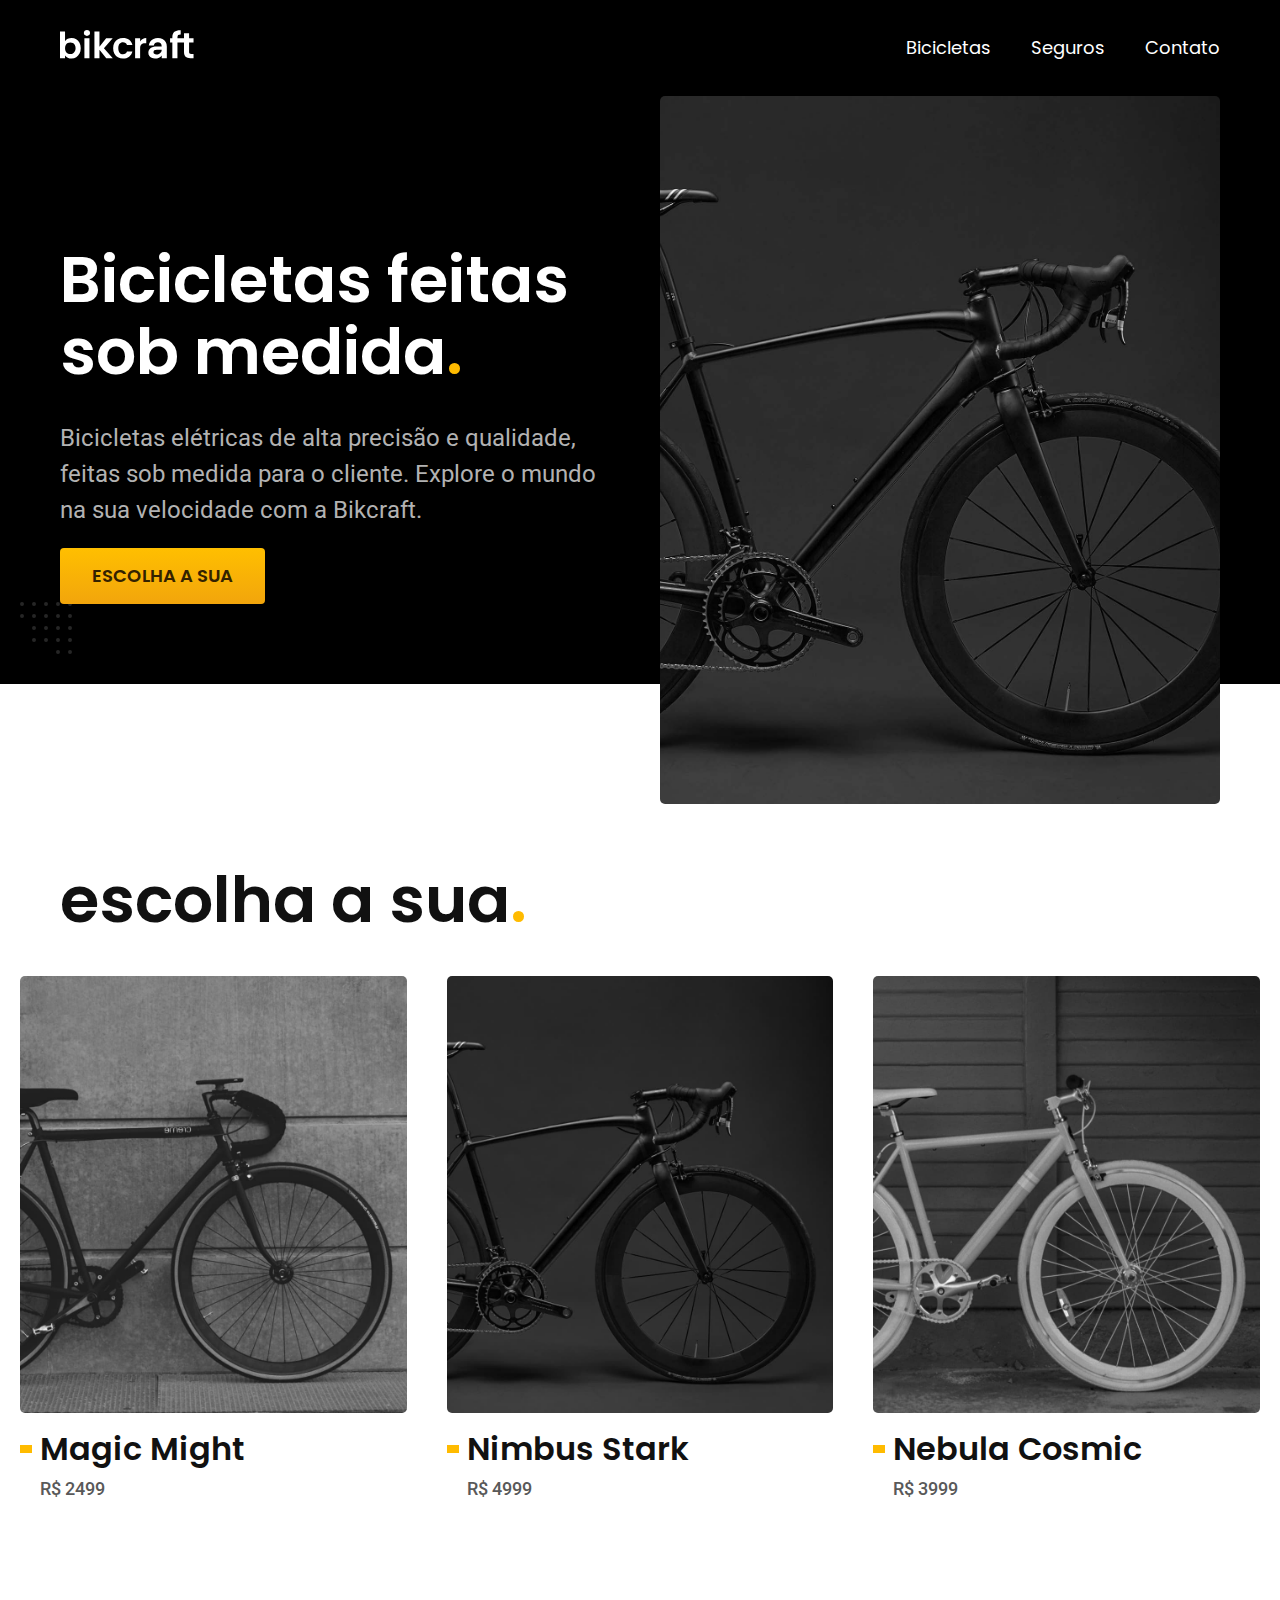
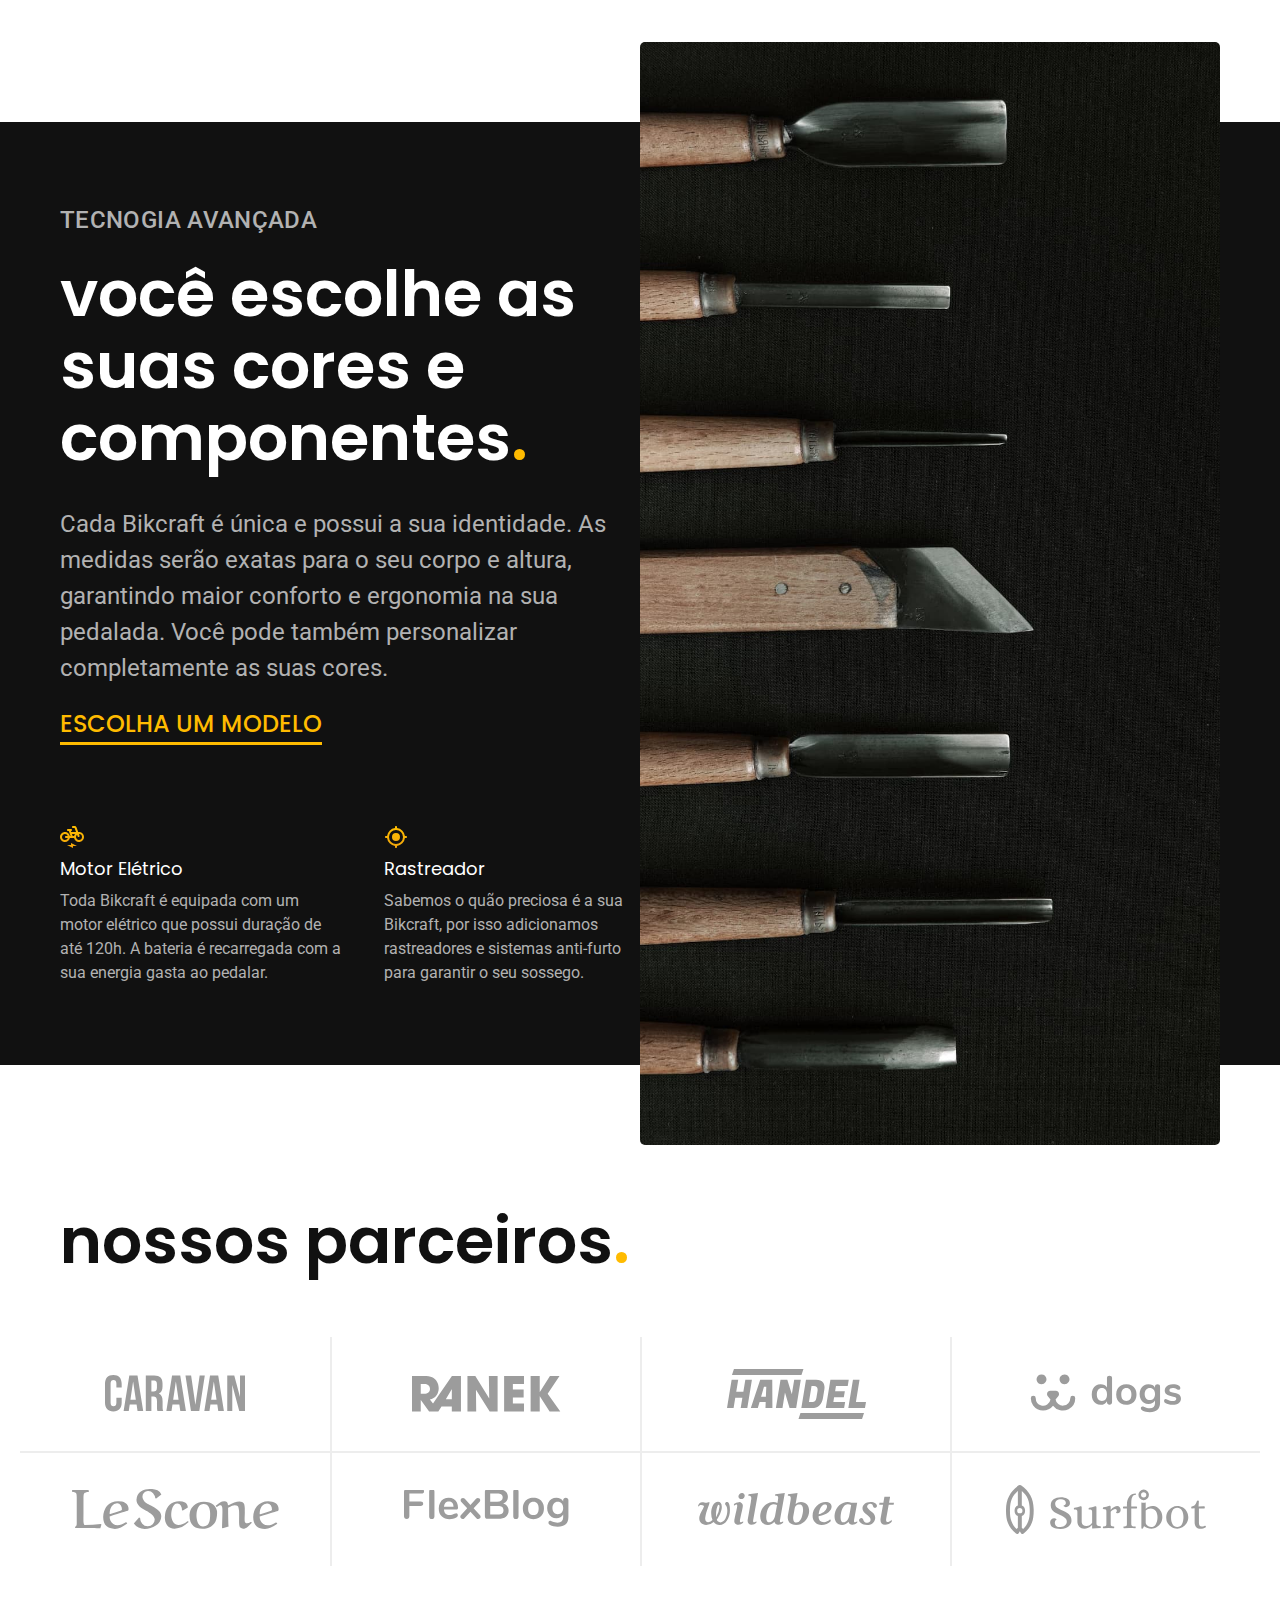
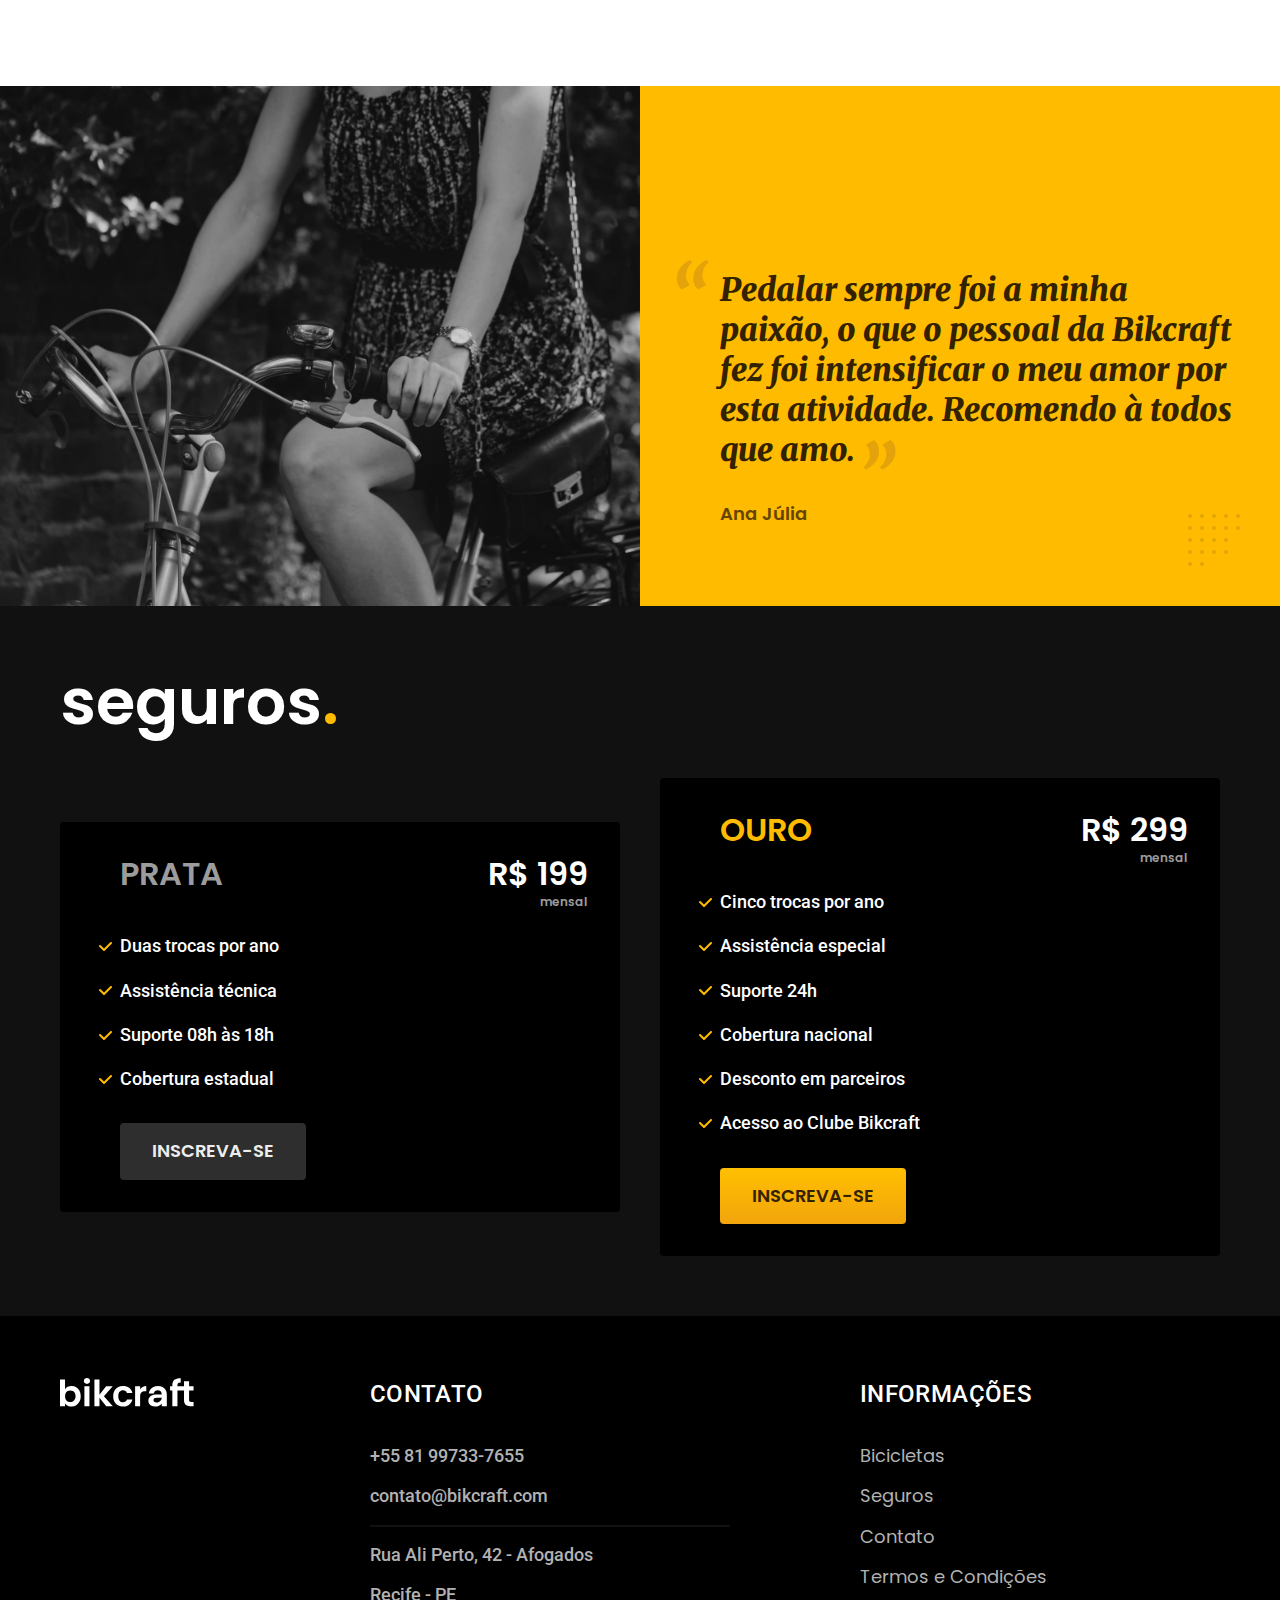
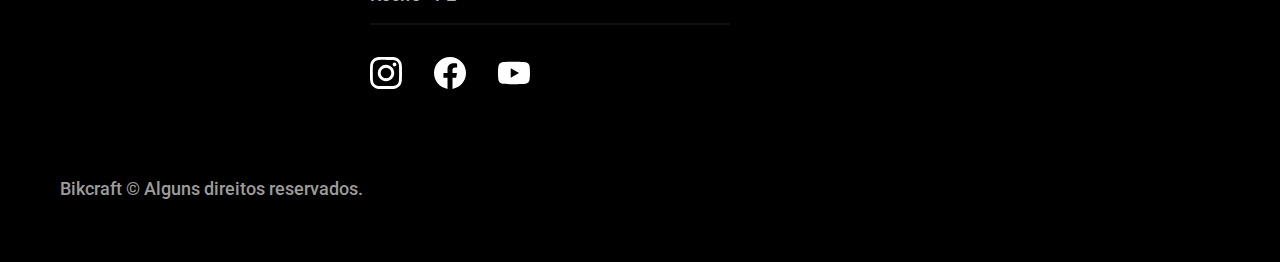
<file: index.html>
<!DOCTYPE html>
<html lang="pt-br">

<head>
  <meta charset="UTF-8">
  <meta name="viewport" content="width=device-width, initial-scale=1.0">

  <title>Bikcraft - Bicicletas Elétricas</title>
  <meta name="description" content="Bicicletas elétricas de alta precisão e qualidade,  feitas sob medida para o cliente. Explore o mundo na sua velocidade com a Bikcraft.">

  <link rel="icon" href="./favicon.svg" type="image/svg+xml">
  <link rel="preload" href="./css/style.min.css" as="style">
  <link rel="stylesheet" href="./css/style.min.css">

  <link rel="preconnect" href="https://fonts.googleapis.com">
  <link rel="preconnect" href="https://fonts.gstatic.com" crossorigin>
  <link href="https://fonts.googleapis.com/css2?family=Merriweather:ital,wght@1,900&family=Poppins:wght@400;600&family=Roboto:wght@400;500&display=swap" rel="stylesheet">

  <script>document.documentElement.classList.add('js');</script>
</head>

<body>

  <header class="header-bg">
    <div class="header container">
      <a href="./">
        <img src="./img/bikcraft.svg" width="136" height="32" alt="Bikcraft">
      </a>
      <nav aria-label="primária">
        <ul class="header-menu font-1-m cor-0">
          <li><a href="./bicicletas.html">Bicicletas</a></li>
          <li><a href="./seguros.html">Seguros</a></li>
          <li><a href="./contato.html">Contato</a></li>
        </ul>
      </nav>
    </div>
  </header>

  <main class="introducao-bg">
    <div class="introducao container">
      <div class="introducao-conteudo">
        <h1 class="font-1-xxl cor-0 fadeInDown" data-anime="200">Bicicletas feitas sob medida<span class="cor-p1">.</span></h1>
        <p class="font-2-l cor-5 fadeInDown" data-anime="400">Bicicletas elétricas de alta precisão e qualidade, feitas sob medida para o cliente. Explore o mundo na sua velocidade com a Bikcraft.</p>
        <a class="botao fadeInDown" data-anime="600" href="./bicicletas.html">escolha a sua</a>
      </div>
      <picture class="fadeInDown" data-anime="800">
        <source media="(max-width: 800px)" srcset="./img/bicicletas/nimbus.jpg">
        <img src="./img/fotos/introducao.jpg" width="1280" height="1600" alt="Bicicleta elétrica preta">
      </picture>
    </div>
  </main>

  <article class="bicicletas-lista">
    <h2 class="container font-1-xxl">escolha a sua<span class="cor-p1">.</span></h2>

    <ul>
      <li>
        <a href="./bicicletas/magic.html">
          <img src="./img/bicicletas/magic-home.jpg" alt="Bicicleta preta">
          <h3 class="font-1-xl">Magic Might</h3>
          <span class="font-2-m cor-8">R$ 2499</span>
        </a>
      </li>
      <li>
        <a href="./bicicletas/nimbus.html">
          <img src="./img/bicicletas/nimbus-home.jpg" alt="Bicicleta preta">
          <h3 class="font-1-xl">Nimbus Stark</h3>
          <span class="font-2-m cor-8">R$ 4999</span>
        </a>
      </li>
      <li>
        <a href="./bicicletas/nebula.html">
          <img src="./img/bicicletas/nebula-home.jpg" alt="Bicicleta preta">
          <h3 class="font-1-xl">Nebula Cosmic</h3>
          <span class="font-2-m cor-8">R$ 3999</span>
        </a>
      </li>
    </ul>
  </article>

  <article class="tecnologia-bg">
    <div class="tecnologia container">
      <div class="tecnologia-conteudo">
        <span class="font-2-l-b cor-5">tecnogia avançada</span>
        <h2 class="font-1-xxl cor-0">você escolhe as suas cores e componentes<span class="cor-p1">.</span></h2>
        <p class="font-2-l cor-5">Cada Bikcraft é única e possui a sua identidade. As medidas serão exatas para o seu corpo e altura, garantindo maior conforto e ergonomia na sua pedalada. Você pode também personalizar completamente as suas cores.</p>
        <a class="link" href="./bicicletas.html">escolha um modelo</a>
        <div>
          <div class="tecnologia-vantagens">
            <div>
              <img src="./img/icones/eletrica.svg" width="24" height="24" alt="">
              <h3 class="font-1-m cor-0">Motor Elétrico</h3>
              <p class="font-2-s cor-5">Toda Bikcraft é equipada com um motor elétrico que possui duração de até 120h. A bateria é recarregada com a sua energia gasta ao pedalar.</p>
            </div>
            <div>
              <img src="./img/icones/rastreador.svg" width="24" height="24" alt="">
              <h3 class="font-1-m cor-0">Rastreador</h3>
              <p class="font-2-s cor-5">Sabemos o quão preciosa é a sua Bikcraft, por isso adicionamos rastreadores e sistemas anti-furto para garantir o seu sossego.</p>
            </div>
          </div>
        </div>
      </div>
      <div class="tecnologia-imagem">
        <img src="./img/fotos/tecnologia.jpg" width="1200" height="1920" alt="">
      </div>
    </div>
  </article>

  <section class="parceiros" aria-label="Nossos Parceiros">
    <h2 class="container font-1-xxl">nossos parceiros<span class="cor-p1">.</span></h2>

    <ul>
      <li><img src="./img/parceiros/caravan.svg" alt="caravan"></li>
      <li><img src="./img/parceiros/ranek.svg" alt="ranek"></li>
      <li><img src="./img/parceiros/handel.svg" alt="handel"></li>
      <li><img src="./img/parceiros/dogs.svg" alt="dogs"></li>
      <li><img src="./img/parceiros/lescone.svg" alt="lescone"></li>
      <li><img src="./img/parceiros/flexblog.svg" alt="flexblog"></li>
      <li><img src="./img/parceiros/wildbeast.svg" alt="wildbeast"></li>
      <li><img src="./img/parceiros/surfbot.svg" alt="surfbot"></li>
    </ul>
  </section>

  <section class="depoimento" aria-label="Depoimento">
    <div>
      <img src="./img/fotos/depoimento.jpg" alt="Pessoa pedalando uma bicicleta Bikcraft">
    </div>
    <div class="depoimento-conteudo">
      <blockquote class="font-1-xl cor-p5">
        <p>Pedalar sempre foi a minha paixão, o que o pessoal da Bikcraft fez foi intensificar o meu amor por esta atividade. Recomendo à todos que amo.</p>
      </blockquote>
      <span class="font-1-m-b cor-p4">Ana Júlia</span>
    </div>
  </section>

  <article class="seguros-bg" aria-label="Seguros">
    <div class="seguros container">
      <h2 class="font-1-xxl cor-0">seguros<span class="cor-p1">.</span></h2>
      <div class="seguros-item">
        <h3 class="font-1-xl cor-6">PRATA</h3>
        <span class="font-1-xl cor-0">R$ 199 <span class="font-1-xs cor-6">mensal</span></span>
        <ul class="font-2-m cor-0">
          <li>Duas trocas por ano</li>
          <li>Assistência técnica</li>
          <li>Suporte 08h às 18h</li>
          <li>Cobertura estadual</li>
        </ul>
        <a class="botao secundario" href="./orcamento.html">inscreva-se</a>
      </div>
      <div class="seguros-item">
        <h3 class="font-1-xl cor-p1">OURO</h3>
        <span class="font-1-xl cor-0">R$ 299 <span class="font-1-xs cor-6">mensal</span></span>
        <ul class="font-2-m cor-0">
          <li>Cinco trocas por ano</li>
          <li>Assistência especial</li>
          <li>Suporte 24h</li>
          <li>Cobertura nacional</li>
          <li>Desconto em parceiros</li>
          <li>Acesso ao Clube Bikcraft</li>
        </ul>
        <a class="botao" href="./orcamento.html">inscreva-se</a>
      </div>
    </div>
  </article>

  <footer class="footer-bg">
    <div class="footer container">
      <img src="./img/bikcraft.svg" alt="Bikcraft">
      <div class="footer-contato">
        <h3 class="font-2-l-b cor-0">contato</h3>
        <ul class="font-2-m cor-5">
          <li><a href="tel:+5581997337655">+55 81 99733-7655</a></li>
          <li><a href="mailto:contato@bikcraft.com">contato@bikcraft.com</a></li>
          <li>Rua Ali Perto, 42 - Afogados</li>
          <li>Recife - PE</li>
        </ul>
        <div class="footer-redes">
          <a href="./">
            <img src="./img/redes/instagram.svg" alt="Instagram">
          </a>
          <a href="./">
            <img src="./img/redes/facebook.svg" alt="Facebook">
          </a>
          <a href="./">
            <img src="./img/redes/youtube.svg" alt="Youtube">
          </a>
        </div>
      </div>
      <div class="footer-informacoes">
        <h3 class="font-2-l-b cor-0">informações</h3>
        <nav>
          <ul class="font-1-m cor-5">
            <li><a href="./bicicletas.html">Bicicletas</a></li>
            <li><a href="./seguros.html">Seguros</a></li>
            <li><a href="./contato.html">Contato</a></li>
            <li><a href="./termos.html">Termos e Condições</a></li>
          </ul>
        </nav>
      </div>
      <p class="footer-copy font-2-m cor-6">Bikcraft © Alguns direitos reservados.</p>
    </div>
  </footer>

  <script src="./js/plugins/simple-anime.js"></script>
  <script src="./js/script.js"></script>
</body>

</html>
</file>
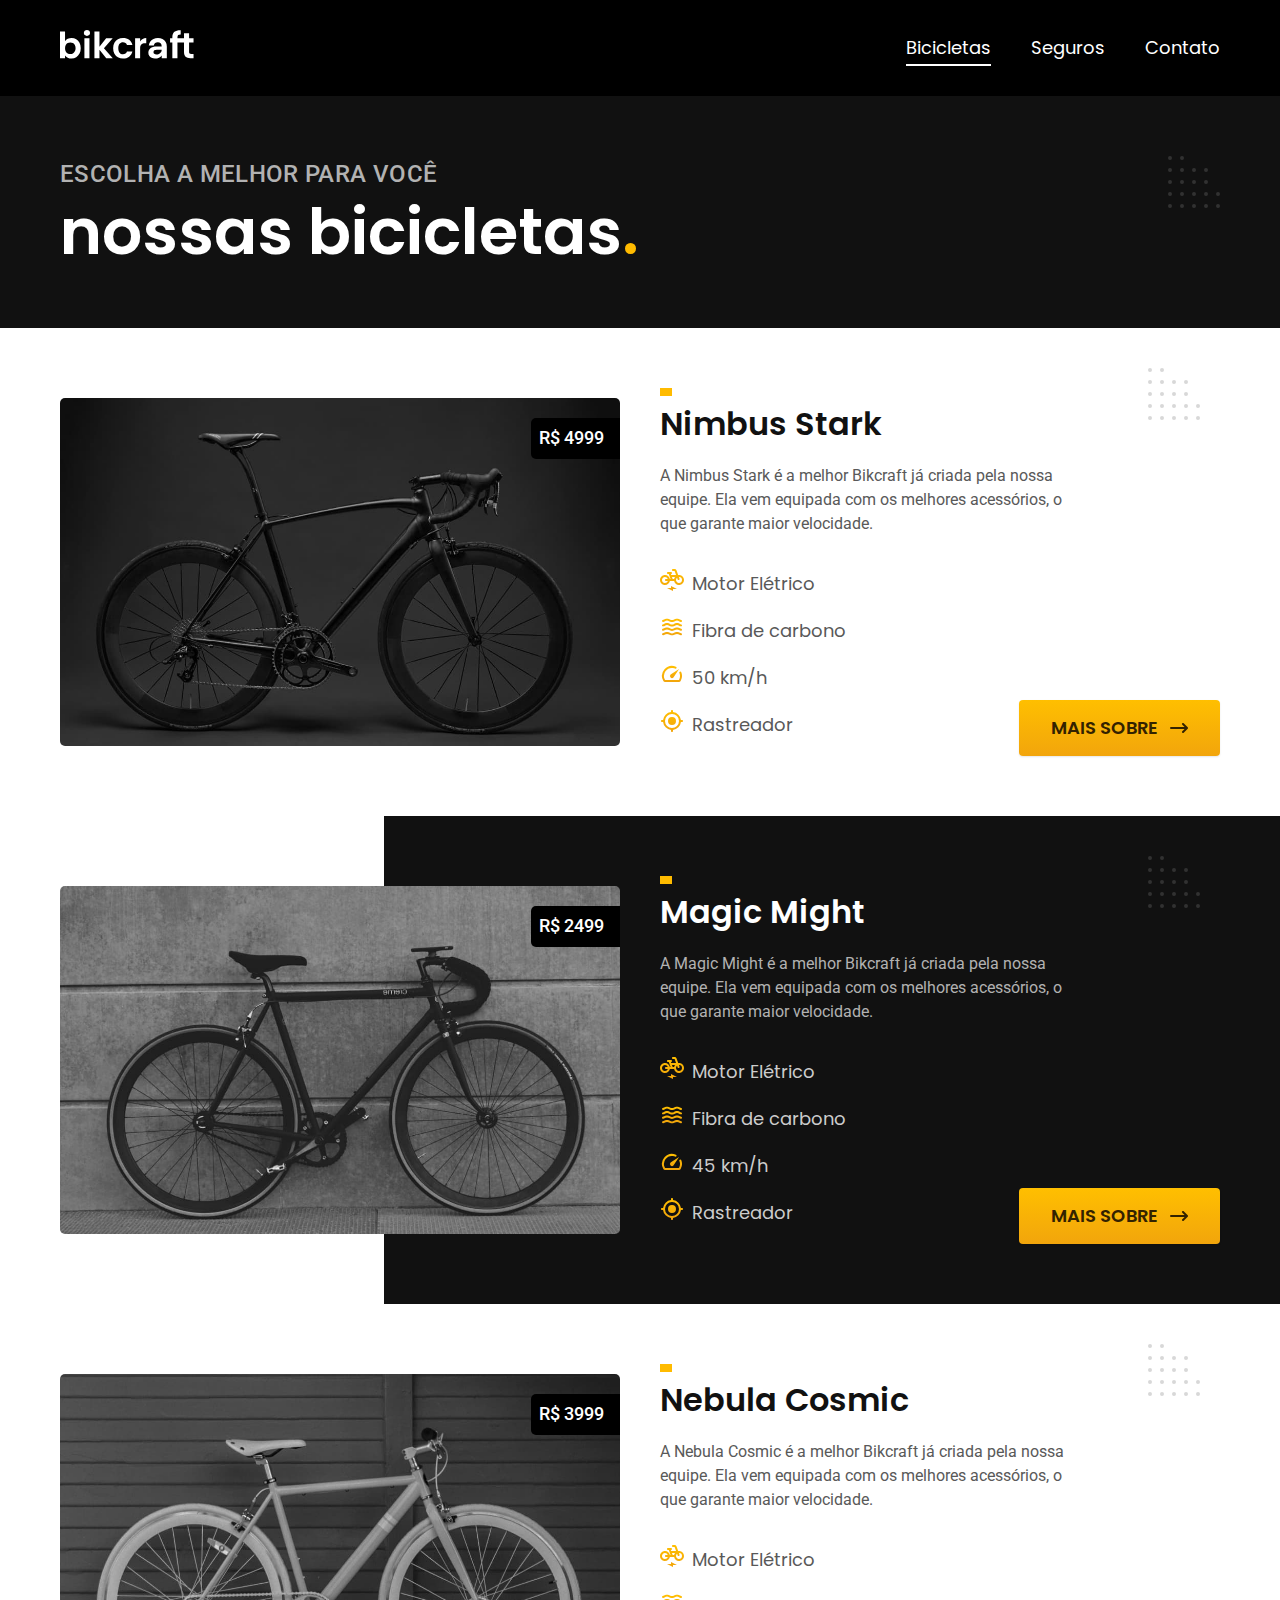
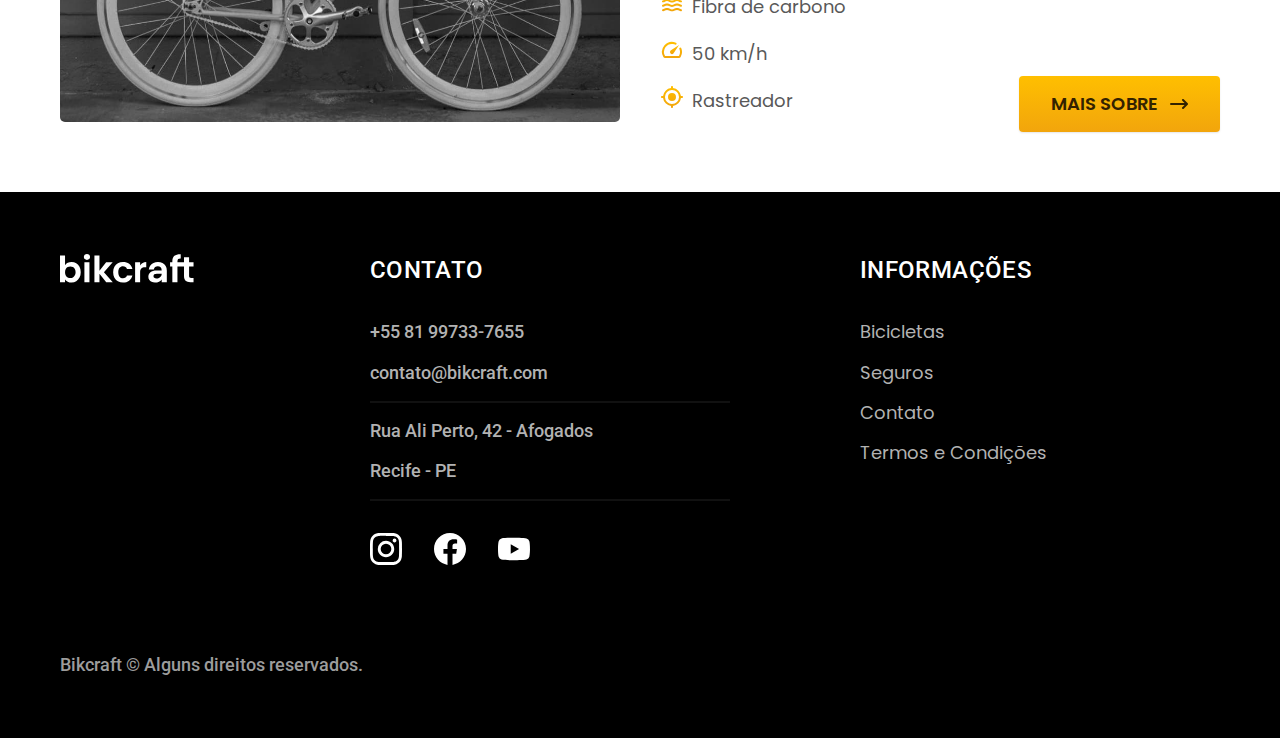
<file: bicicletas.html>
<!DOCTYPE html>
<html lang="pt-br">

<head>
  <meta charset="UTF-8">
  <meta name="viewport" content="width=device-width, initial-scale=1.0">

  <title>Bicicletas - Bikcraft</title>
  <meta name="description" content="Nossas bicicletas.">

  <link rel="icon" href="./favicon.svg" type="image/svg+xml">
  <link rel="preload" href="./css/style.min.css" as="style">
  <link rel="stylesheet" href="./css/style.min.css">

  <link rel="preconnect" href="https://fonts.googleapis.com">
  <link rel="preconnect" href="https://fonts.gstatic.com" crossorigin>
  <link href="https://fonts.googleapis.com/css2?family=Merriweather:ital,wght@1,900&family=Poppins:wght@400;600&family=Roboto:wght@400;500&display=swap" rel="stylesheet">
  <script>document.documentElement.classList.add('js');</script>
</head>

<body id="bicicletas">

  <header class="header-bg">
    <div class="header container">
      <a href="./">
        <img src="./img/bikcraft.svg" alt="Bikcraft">
      </a>
      <nav aria-label="primária">
        <ul class="header-menu font-1-m cor-0">
          <li><a href="./bicicletas.html">Bicicletas</a></li>
          <li><a href="./seguros.html">Seguros</a></li>
          <li><a href="./contato.html">Contato</a></li>
        </ul>
      </nav>
    </div>
  </header>

  <main>
    <div class="titulo-bg">
      <div class="titulo container">
        <p class="font-2-l-b cor-5">escolha a melhor para você</p>
        <h1 class="font-1-xxl cor-0">nossas bicicletas<span class="cor-p1">.</span></h1>
      </div>
    </div>

    <div class="bicicletas-bg">
      <div class="bicicletas container">
        <div class="bicicletas-imagem">
          <img src="./img/bicicletas/nimbus.jpg" alt="Bicicleta preta">
          <span class="font-2-m cor-0">R$ 4999</span>
        </div>
        <div class="bicicletas-conteudo">
          <h2 class="font-1-xl">Nimbus Stark</h2>
          <p class="font-2-s cor-8">A Nimbus Stark é a melhor Bikcraft já criada pela nossa equipe. Ela vem equipada com os melhores acessórios, o que garante maior velocidade.</p>
          <ul class="font-1-m cor-8">
            <li>
              <img src="./img/icones/eletrica.svg" alt="">
              Motor Elétrico
            </li>
            <li>
              <img src="./img/icones/carbono.svg" alt="">
              Fibra de carbono
            </li>
            <li>
              <img src="./img/icones/velocidade.svg" alt="">
              50 km/h
            </li>
            <li>
              <img src="./img/icones/rastreador.svg" alt="">
              Rastreador
            </li>
          </ul>
          <a class="botao seta" href="./bicicletas/nimbus.html">mais sobre</a>
        </div>
      </div>
    </div>

    <div class="bicicletas-bg">
      <div class="bicicletas container">
        <div class="bicicletas-imagem">
          <img src="./img/bicicletas/magic.jpg" alt="Bicicleta preta">
          <span class="font-2-m cor-0">R$ 2499</span>
        </div>
        <div class="bicicletas-conteudo">
          <h2 class="font-1-xl cor-0">Magic Might</h2>
          <p class="font-2-s cor-5">A Magic Might é a melhor Bikcraft já criada pela nossa equipe. Ela vem equipada com os melhores acessórios, o que garante maior velocidade.</p>
          <ul class="font-1-m cor-4">
            <li>
              <img src="./img/icones/eletrica.svg" alt="">
              Motor Elétrico
            </li>
            <li>
              <img src="./img/icones/carbono.svg" alt="">
              Fibra de carbono
            </li>
            <li>
              <img src="./img/icones/velocidade.svg" alt="">
              45 km/h
            </li>
            <li>
              <img src="./img/icones/rastreador.svg" alt="">
              Rastreador
            </li>
          </ul>
          <a class="botao seta" href="./bicicletas/magic.html">mais sobre</a>
        </div>
      </div>
    </div>

    <div class="bicicletas-bg">
      <div class="bicicletas container">
        <div class="bicicletas-imagem">
          <img src="./img/bicicletas/nebula.jpg" alt="Bicicleta preta">
          <span class="font-2-m cor-0">R$ 3999</span>
        </div>
        <div class="bicicletas-conteudo">
          <h2 class="font-1-xl">Nebula Cosmic</h2>
          <p class="font-2-s cor-8">A Nebula Cosmic é a melhor Bikcraft já criada pela nossa equipe. Ela vem equipada com os melhores acessórios, o que garante maior velocidade.</p>
          <ul class="font-1-m cor-8">
            <li>
              <img src="./img/icones/eletrica.svg" alt="">
              Motor Elétrico
            </li>
            <li>
              <img src="./img/icones/carbono.svg" alt="">
              Fibra de carbono
            </li>
            <li>
              <img src="./img/icones/velocidade.svg" alt="">
              50 km/h
            </li>
            <li>
              <img src="./img/icones/rastreador.svg" alt="">
              Rastreador
            </li>
          </ul>
          <a class="botao seta" href="./bicicletas/nebula.html">mais sobre</a>
        </div>
      </div>
    </div>

  </main>

  <footer class="footer-bg">
    <div class="footer container">
      <img src="./img/bikcraft.svg" alt="Bikcraft">
      <div class="footer-contato">
        <h3 class="font-2-l-b cor-0">contato</h3>
        <ul class="font-2-m cor-5">
          <li><a href="tel:+5581997337655">+55 81 99733-7655</a></li>
          <li><a href="mailto:contato@bikcraft.com">contato@bikcraft.com</a></li>
          <li>Rua Ali Perto, 42 - Afogados</li>
          <li>Recife - PE</li>
        </ul>
        <div class="footer-redes">
          <a href="./">
            <img src="./img/redes/instagram.svg" alt="Instagram">
          </a>
          <a href="./">
            <img src="./img/redes/facebook.svg" alt="Facebook">
          </a>
          <a href="./">
            <img src="./img/redes/youtube.svg" alt="Youtube">
          </a>
        </div>
      </div>
      <div class="footer-informacoes">
        <h3 class="font-2-l-b cor-0">informações</h3>
        <nav>
          <ul class="font-1-m cor-5">
            <li><a href="./bicicletas.html">Bicicletas</a></li>
            <li><a href="./seguros.html">Seguros</a></li>
            <li><a href="./contato.html">Contato</a></li>
            <li><a href="./termos.html">Termos e Condições</a></li>
          </ul>
        </nav>
      </div>
      <p class="footer-copy font-2-m cor-6">Bikcraft © Alguns direitos reservados.</p>
    </div>
  </footer>

  <script src="./js/script.js"></script>
</body>

</html>
</file>
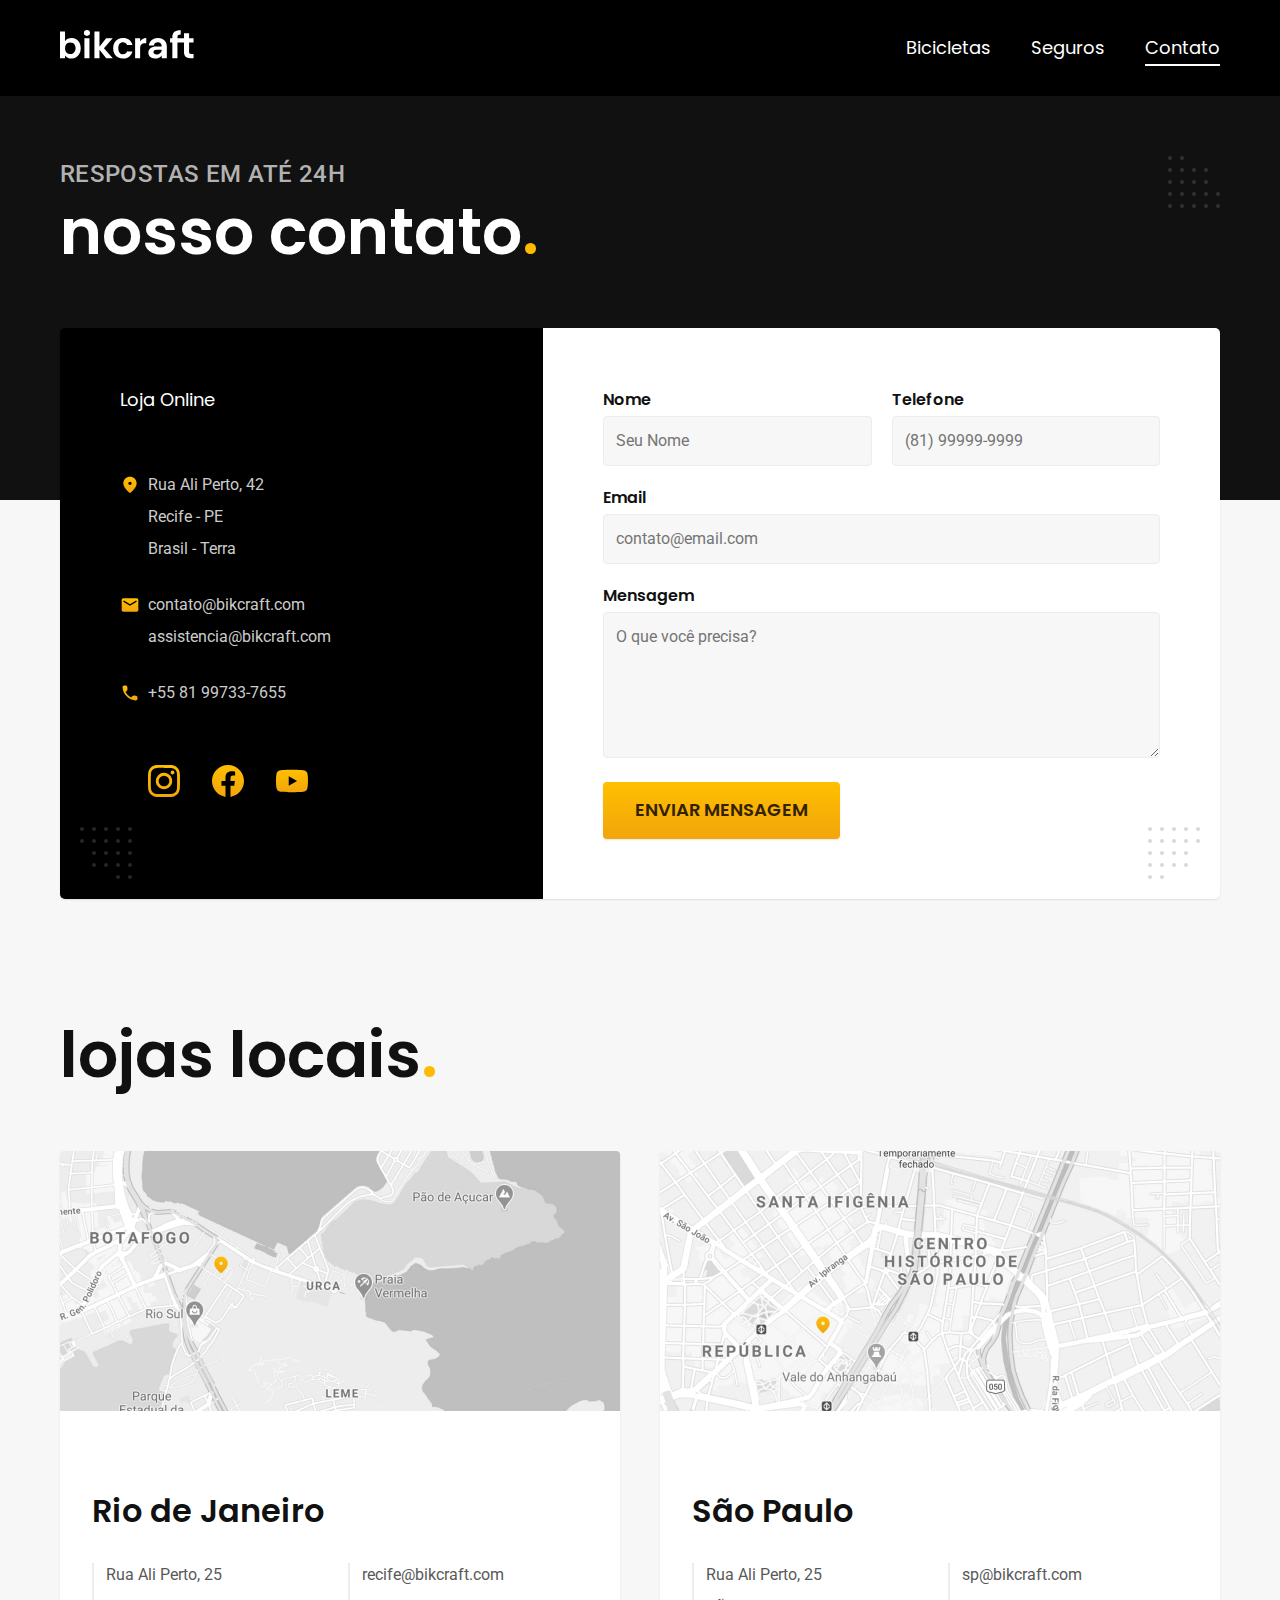
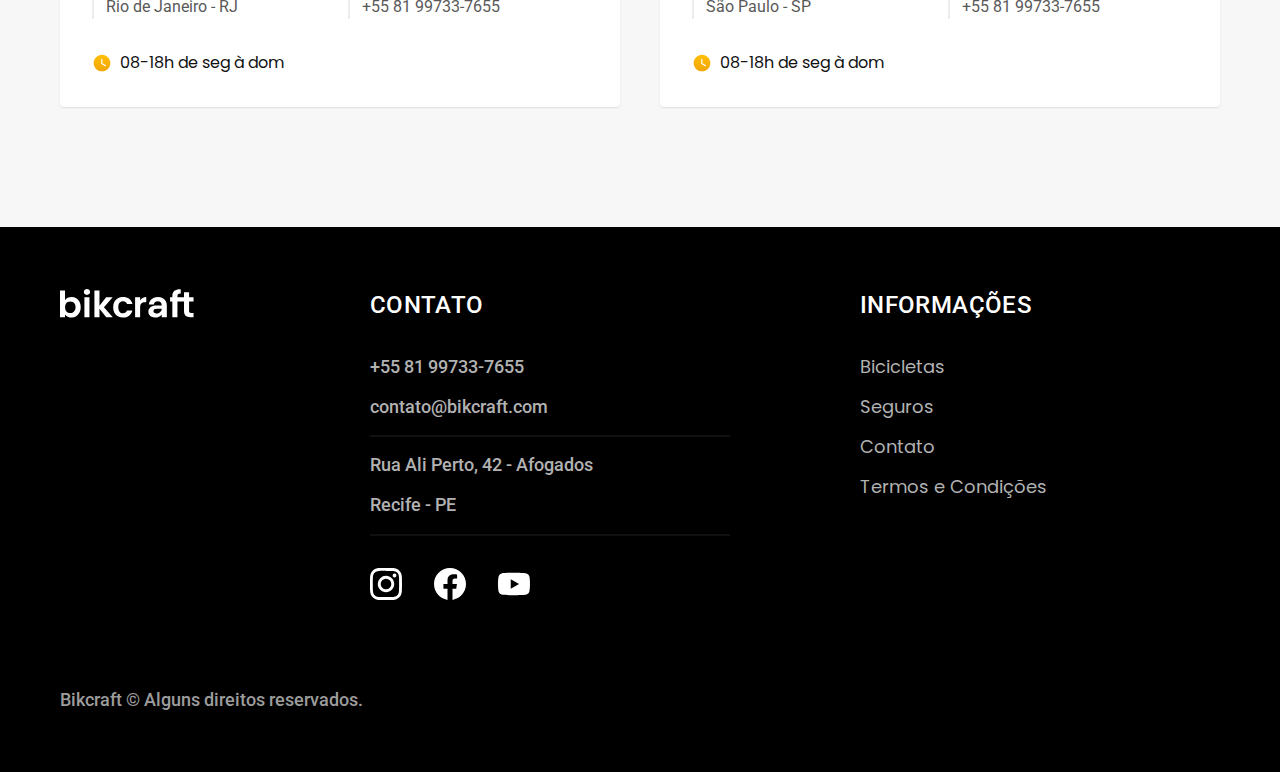
<file: contato.html>
<!DOCTYPE html>
<html lang="pt-br">

<head>
  <meta charset="UTF-8">
  <meta name="viewport" content="width=device-width, initial-scale=1.0">

  <title>Contato - Bikcraft</title>
  <meta name="description" content="Contato Bikcraft.">

  <link rel="icon" href="./favicon.svg" type="image/svg+xml">
  <link rel="preload" href="./css/style.min.css" as="style">
  <link rel="stylesheet" href="./css/style.min.css">

  <link rel="preconnect" href="https://fonts.googleapis.com">
  <link rel="preconnect" href="https://fonts.gstatic.com" crossorigin>
  <link href="https://fonts.googleapis.com/css2?family=Merriweather:ital,wght@1,900&family=Poppins:wght@400;600&family=Roboto:wght@400;500&display=swap" rel="stylesheet">
  <script>document.documentElement.classList.add('js');</script>
</head>

<body id="contato">

  <header class="header-bg">
    <div class="header container">
      <a href="./">
        <img src="./img/bikcraft.svg" alt="Bikcraft">
      </a>
      <nav aria-label="primária">
        <ul class="header-menu font-1-m cor-0">
          <li><a href="./bicicletas.html">Bicicletas</a></li>
          <li><a href="./seguros.html">Seguros</a></li>
          <li><a href="./contato.html">Contato</a></li>
        </ul>
      </nav>
    </div>
  </header>

  <main>
    <div class="titulo-bg">
      <div class="titulo container">
        <p class="font-2-l-b cor-5">respostas em até 24h</p>
        <h1 class="font-1-xxl cor-0">nosso contato<span class="cor-p1">.</span></h1>
      </div>
    </div>

    <div class="contato container">
      <section class="contato-dados" aria-label="Endereço">
        <h2 class="font-1-m cor-0">Loja Online</h2>
        <div class="contato-endereco font-2-s cor-4">
          <p>Rua Ali Perto, 42</p>
          <p>Recife - PE</p>
          <p>Brasil - Terra</p>
        </div>
        <address class="contato-meios font-2-s cor-4">
          <a href="mailto:contato@bikcraft.com">contato@bikcraft.com</a>
          <a href="mailto:assistencia@bikcraft.com">assistencia@bikcraft.com</a>
          <a href="tel:+5581997337655">+55 81 99733-7655</a>
        </address>
        <div class="contato-redes">
          <a href="./">
            <img src="./img/redes/instagram-p.svg" alt="Instagram">
          </a>
          <a href="./">
            <img src="./img/redes/facebook-p.svg" alt="Facebook">
          </a>
          <a href="./">
            <img src="./img/redes/youtube-p.svg" alt="Youtube">
          </a>
        </div>
      </section>
      <section class="contato-formulario" aria-label="Formulário">
        <form class="form" action="./contato.html">
          <div>
            <label for="nome">Nome</label>
            <input type="text" id="nome" name="nome" placeholder="Seu Nome">
          </div>
          <div>
            <label for="telefone">Telefone</label>
            <input type="text" id="telefone" name="telefone" placeholder="(81) 99999-9999">
          </div>
          <div class="col-2">
            <label for="email">Email</label>
            <input type="email" id="email" name="email" placeholder="contato@email.com">
          </div>
          <div class="col-2">
            <label for="mensagem">Mensagem</label>
            <textarea rows="5" id="mensagem" name="mensagem" placeholder="O que você precisa?"></textarea>
          </div>
          <button class="botao col-2">Enviar mensagem</button>
        </form>
      </section>
    </div>
  </main>

  <article class="lojas container">
    <h2 class="font-1-xxl">lojas locais<span class="cor-p1">.</span></h2>
    <div class="lojas-item">
      <img src="./img/lojas/rj.jpg" alt="Mapa marcando o endereço em Rua Ali Perto, 25 - Rio de Janeiro">
      <div class="lojas-conteudo">
        <h3 class="font-1-xl">Rio de Janeiro</h3>
        <div class="lojas-dados font-2-s cor-8">
          <p>Rua Ali Perto, 25</p>
          <p>Rio de Janeiro - RJ</p>
        </div>
        <div class="lojas-dados font-2-s cor-8">
          <a href="mailto:recife@bikcraft.com">recife@bikcraft.com</a>
          <a href="tel:+5581997337655">+55 81 99733-7655</a>
        </div>
        <p class="lojas-horario font-1-s"><img src="./img/icones/horario.svg" alt="">08-18h de seg à dom</p>
      </div>
    </div>

    <div class="lojas-item">
      <img src="./img/lojas/sp.jpg" alt="Mapa marcando o endereço em Rua Ali Perto, 25 - São Paulo">
      <div class="lojas-conteudo">
        <h3 class="font-1-xl">São Paulo</h3>
        <div class="lojas-dados font-2-s cor-8">
          <p>Rua Ali Perto, 25</p>
          <p>São Paulo - SP</p>
        </div>
        <div class="lojas-dados font-2-s cor-8">
          <a href="mailto:recife@bikcraft.com">sp@bikcraft.com</a>
          <a href="tel:+5581997337655">+55 81 99733-7655</a>
        </div>
        <p class="lojas-horario font-1-s"><img src="./img/icones/horario.svg" alt="">08-18h de seg à dom</p>
      </div>
    </div>
  </article>

  <footer class="footer-bg">
    <div class="footer container">
      <img src="./img/bikcraft.svg" alt="Bikcraft">
      <div class="footer-contato">
        <h3 class="font-2-l-b cor-0">contato</h3>
        <ul class="font-2-m cor-5">
          <li><a href="tel:+5581997337655">+55 81 99733-7655</a></li>
          <li><a href="mailto:contato@bikcraft.com">contato@bikcraft.com</a></li>
          <li>Rua Ali Perto, 42 - Afogados</li>
          <li>Recife - PE</li>
        </ul>
        <div class="footer-redes">
          <a href="./">
            <img src="./img/redes/instagram.svg" alt="Instagram">
          </a>
          <a href="./">
            <img src="./img/redes/facebook.svg" alt="Facebook">
          </a>
          <a href="./">
            <img src="./img/redes/youtube.svg" alt="Youtube">
          </a>
        </div>
      </div>
      <div class="footer-informacoes">
        <h3 class="font-2-l-b cor-0">informações</h3>
        <nav>
          <ul class="font-1-m cor-5">
            <li><a href="./bicicletas.html">Bicicletas</a></li>
            <li><a href="./seguros.html">Seguros</a></li>
            <li><a href="./contato.html">Contato</a></li>
            <li><a href="./termos.html">Termos e Condições</a></li>
          </ul>
        </nav>
      </div>
      <p class="footer-copy font-2-m cor-6">Bikcraft © Alguns direitos reservados.</p>
    </div>
  </footer>

  <script src="./js/script.js"></script>
</body>

</html>
</file>
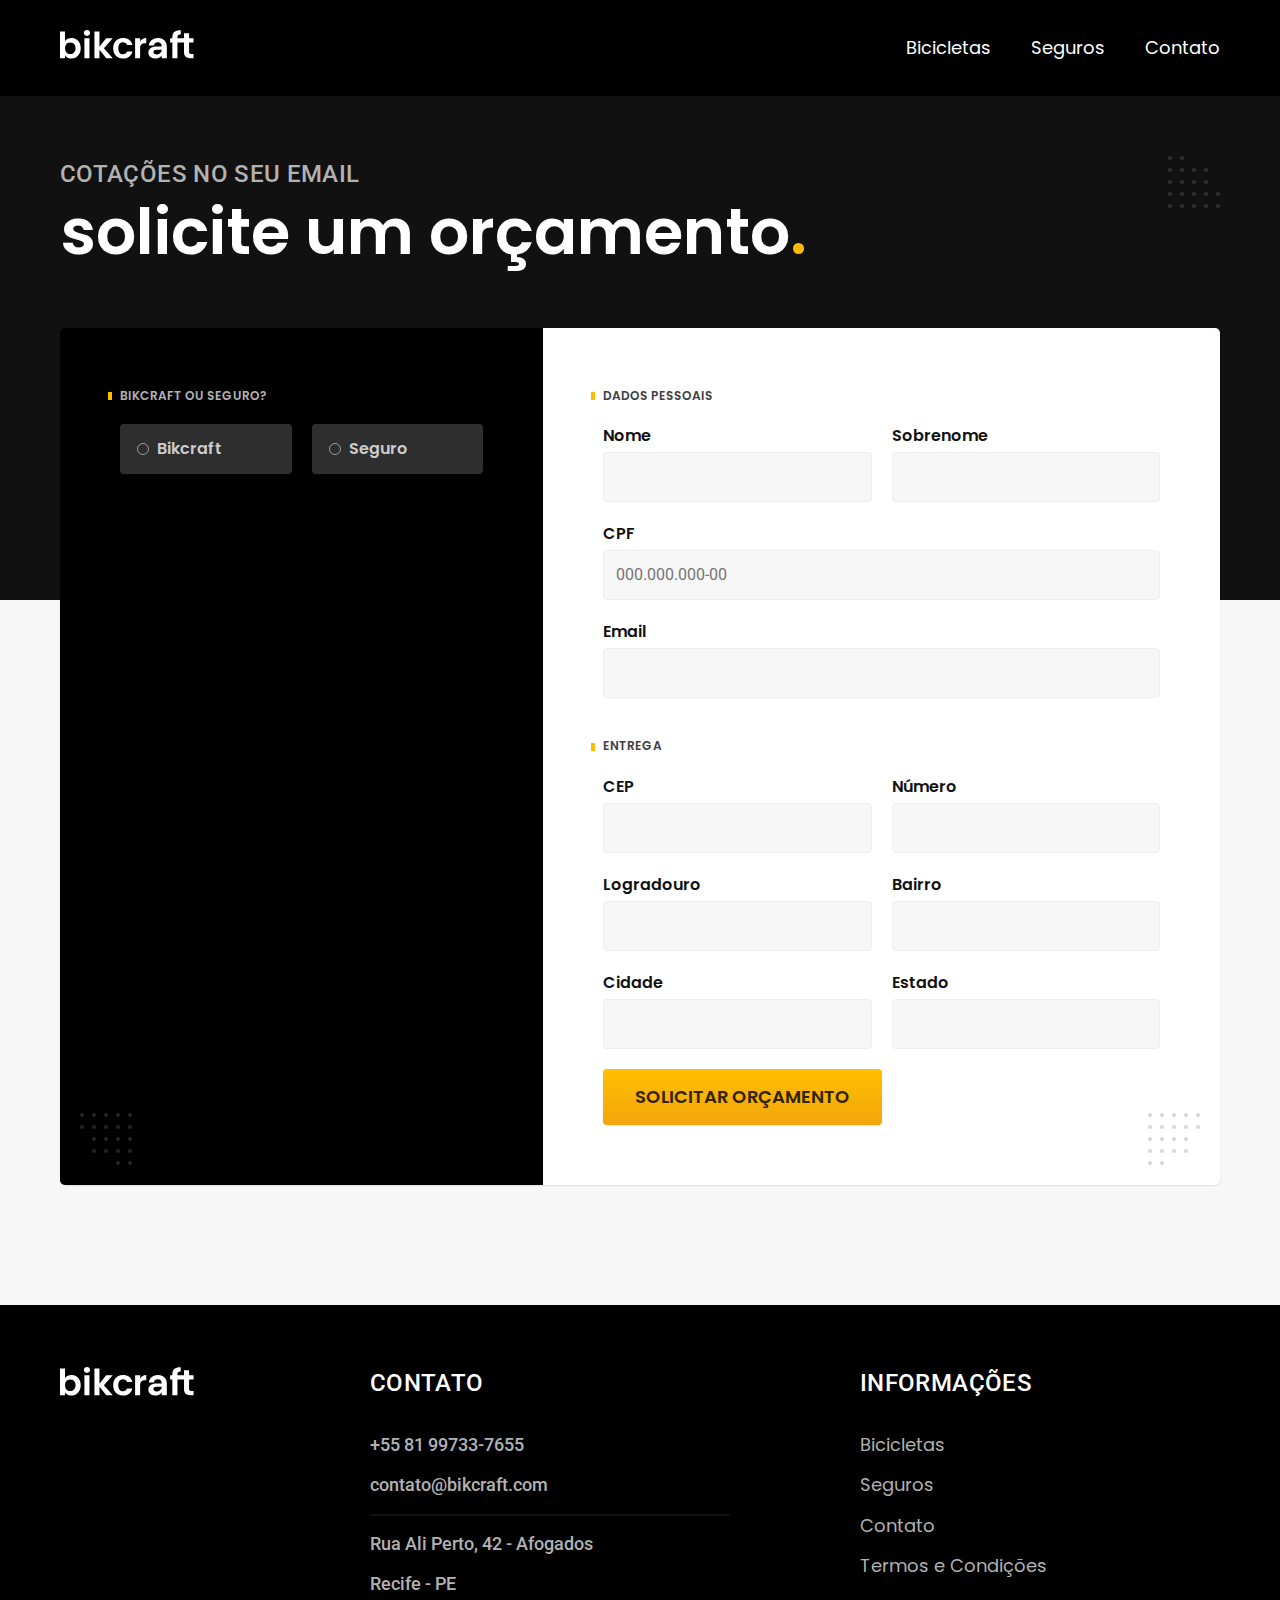
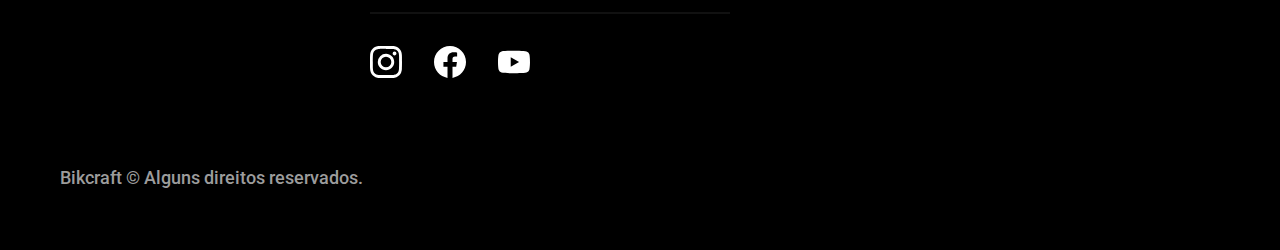
<file: orcamento.html>
<!DOCTYPE html>
<html lang="pt-br">

<head>
  <meta charset="UTF-8">
  <meta name="viewport" content="width=device-width, initial-scale=1.0">

  <title>Orçamento - Bikcraft</title>
  <meta name="description" content="Orçamento.">

  <link rel="icon" href="./favicon.svg" type="image/svg+xml">
  <link rel="preload" href="./css/style.min.css" as="style">
  <link rel="stylesheet" href="./css/style.min.css">

  <link rel="preconnect" href="https://fonts.googleapis.com">
  <link rel="preconnect" href="https://fonts.gstatic.com" crossorigin>
  <link href="https://fonts.googleapis.com/css2?family=Merriweather:ital,wght@1,900&family=Poppins:wght@400;600&family=Roboto:wght@400;500&display=swap" rel="stylesheet">
  <script>document.documentElement.classList.add('js');</script>
</head>

<body id="orcamento">

  <header class="header-bg">
    <div class="header container">
      <a href="./">
        <img src="./img/bikcraft.svg" alt="Bikcraft">
      </a>
      <nav aria-label="primária">
        <ul class="header-menu font-1-m cor-0">
          <li><a href="./bicicletas.html">Bicicletas</a></li>
          <li><a href="./seguros.html">Seguros</a></li>
          <li><a href="./contato.html">Contato</a></li>
        </ul>
      </nav>
    </div>
  </header>

  <main>
    <div class="titulo-bg">
      <div class="titulo container">
        <p class="font-2-l-b cor-5">cotações no seu email</p>
        <h1 class="font-1-xxl cor-0">solicite um orçamento<span class="cor-p1">.</span></h1>
      </div>
    </div>

    <form class="orcamento container" action="">
      <div class="orcamento-produto">
        <h2 class="font-1-xs cor-5">Bikcraft ou Seguro?</h2>

        <input type="radio" name="tipo" value="bikcraft" id="bikcraft">
        <label for="bikcraft">Bikcraft</label>

        <input type="radio" name="tipo" value="seguro" id="seguro">
        <label for="seguro">Seguro</label>

        <div class="orcamento-conteudo" id="orcamento-bikcraft">
          <h2 class="font-1-xs cor-5">Escolha a sua</h2>

          <input type="radio" name="produto" value="nimbus" id="nimbus">
          <label for="nimbus">Nimbus Stark <span>R$ 4999</span></label>
          <div class="orcamento-detalhes">
            <ul class="font-1-xs cor-8">
              <li><img src="./img/icones/eletrica.svg" alt=""> Motor Elétrico</li>
              <li><img src="./img/icones/carbono.svg" alt=""> Fibra de Carbono</li>
              <li><img src="./img/icones/velocidade.svg" alt=""> 50 km/h</li>
              <li><img src="./img/icones/rastreador.svg" alt=""> Rastreador</li>
            </ul>
            <img src="./img/bicicletas/nimbus.jpg" alt="Bicicleta Preta">
          </div>

          <input type="radio" name="produto" value="magic" id="magic">
          <label for="magic">Magic Might <span>R$ 2499</span></label>
          <div class="orcamento-detalhes">
            <ul class="font-1-xs cor-8">
              <li><img src="./img/icones/eletrica.svg" alt=""> Motor Elétrico</li>
              <li><img src="./img/icones/carbono.svg" alt=""> Fibra de Carbono</li>
              <li><img src="./img/icones/velocidade.svg" alt=""> 45 km/h</li>
              <li><img src="./img/icones/rastreador.svg" alt=""> Rastreador</li>
            </ul>
            <img src="./img/bicicletas/magic.jpg" alt="Bicicleta Preta">
          </div>

          <input type="radio" name="produto" value="nebula" id="nebula">
          <label for="nebula">Nebula Cosmic <span>R$ 3999</span></label>
          <div class="orcamento-detalhes">
            <ul class="font-1-xs cor-8">
              <li><img src="./img/icones/eletrica.svg" alt=""> Motor Elétrico</li>
              <li><img src="./img/icones/carbono.svg" alt=""> Fibra de Carbono</li>
              <li><img src="./img/icones/velocidade.svg" alt=""> 40 km/h</li>
              <li><img src="./img/icones/rastreador.svg" alt=""> Rastreador</li>
            </ul>
            <img src="./img/bicicletas/nebula.jpg" alt="Bicicleta Branca">
          </div>
        </div>

        <div class="orcamento-conteudo" id="orcamento-seguro">
          <h2 class="font-1-xs cor-5">Escolha o plano</h2>

          <input type="radio" name="produto" value="prata" id="prata">
          <label for="prata">Prata <span>R$ 199</span></label>

          <input type="radio" name="produto" value="ouro" id="ouro">
          <label for="ouro">Ouro <span>R$ 299</span></label>
        </div>

      </div>
      <div class="orcamento-dados form">
        <h2 class="font-1-xs cor-9 col-2">dados pessoais</h2>
        <div>
          <label for="nome">Nome</label>
          <input type="text" id="nome" name="nome">
        </div>
        <div>
          <label for="sobrenome">Sobrenome</label>
          <input type="text" id="sobrenome" name="sobrenome">
        </div>
        <div class="col-2">
          <label for="cpf">CPF</label>
          <input type="text" id="cpf" name="cpf" placeholder="000.000.000-00">
        </div>
        <div class="col-2">
          <label for="email">Email</label>
          <input type="email" id="email" name="email">
        </div>
        <h2 class="font-1-xs cor-9 col-2">entrega</h2>
        <div>
          <label for="cep">CEP</label>
          <input type="text" id="cep" name="cep">
        </div>
        <div>
          <label for="numero">Número</label>
          <input type="text" id="numero" name="numero">
        </div>
        <div>
          <label for="logradouro">Logradouro</label>
          <input type="text" id="logradouro" name="logradouro">
        </div>
        <div>
          <label for="bairro">Bairro</label>
          <input type="text" id="bairro" name="bairro">
        </div>
        <div>
          <label for="cidade">Cidade</label>
          <input type="text" id="cidade" name="cidade">
        </div>
        <div>
          <label for="estado">Estado</label>
          <input type="text" id="estado" name="estado">
        </div>
        <button class="botao col-2">Solicitar Orçamento</button>
      </div>
    </form>
  </main>

  <footer class="footer-bg">
    <div class="footer container">
      <img src="./img/bikcraft.svg" alt="Bikcraft">
      <div class="footer-contato">
        <h3 class="font-2-l-b cor-0">contato</h3>
        <ul class="font-2-m cor-5">
          <li><a href="tel:+5581997337655">+55 81 99733-7655</a></li>
          <li><a href="mailto:contato@bikcraft.com">contato@bikcraft.com</a></li>
          <li>Rua Ali Perto, 42 - Afogados</li>
          <li>Recife - PE</li>
        </ul>
        <div class="footer-redes">
          <a href="./">
            <img src="./img/redes/instagram.svg" alt="Instagram">
          </a>
          <a href="./">
            <img src="./img/redes/facebook.svg" alt="Facebook">
          </a>
          <a href="./">
            <img src="./img/redes/youtube.svg" alt="Youtube">
          </a>
        </div>
      </div>
      <div class="footer-informacoes">
        <h3 class="font-2-l-b cor-0">informações</h3>
        <nav>
          <ul class="font-1-m cor-5">
            <li><a href="./bicicletas.html">Bicicletas</a></li>
            <li><a href="./seguros.html">Seguros</a></li>
            <li><a href="./contato.html">Contato</a></li>
            <li><a href="./termos.html">Termos e Condições</a></li>
          </ul>
        </nav>
      </div>
      <p class="footer-copy font-2-m cor-6">Bikcraft © Alguns direitos reservados.</p>
    </div>
  </footer>

  <script src="./js/script.js"></script>
</body>

</html>
</file>
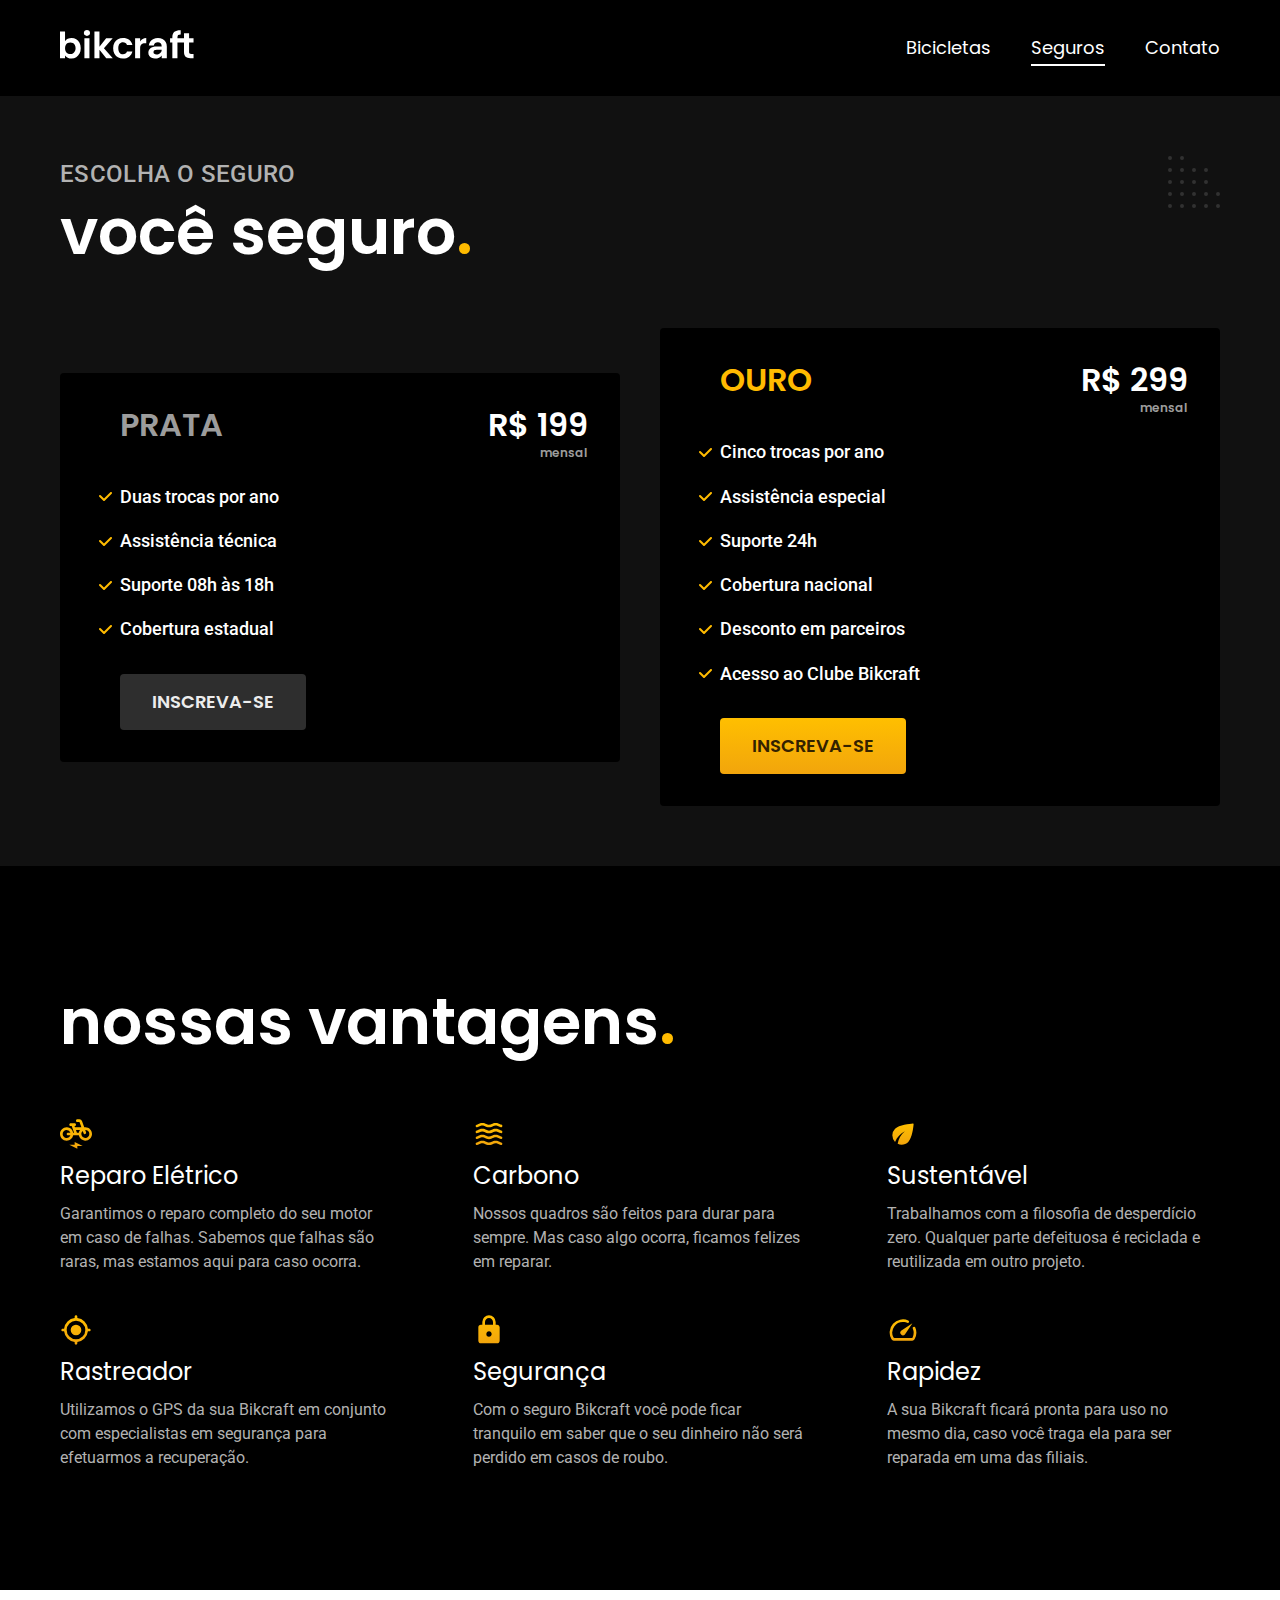
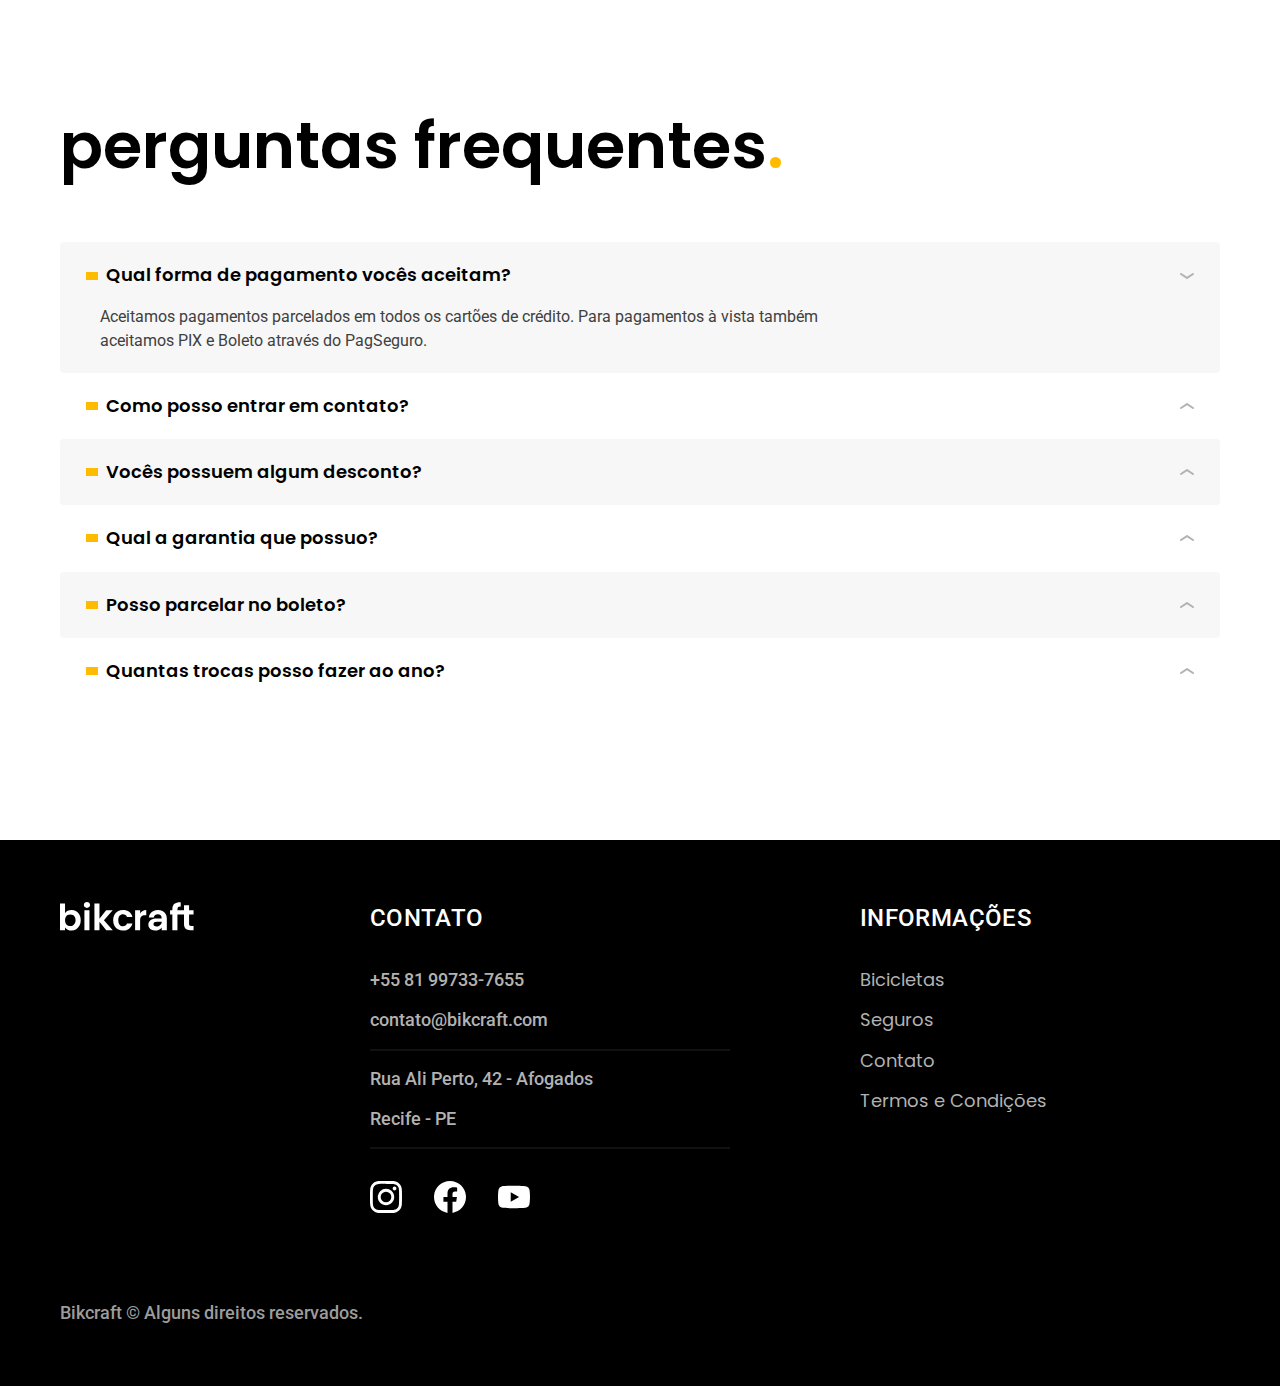
<file: seguros.html>
<!DOCTYPE html>
<html lang="pt-br">

<head>
  <meta charset="UTF-8">
  <meta name="viewport" content="width=device-width, initial-scale=1.0">

  <title>Seguros - Bikcraft</title>
  <meta name="description" content="Seguros.">

  <link rel="icon" href="./favicon.svg" type="image/svg+xml">
  <link rel="preload" href="./css/style.min.css" as="style">
  <link rel="stylesheet" href="./css/style.min.css">

  <link rel="preconnect" href="https://fonts.googleapis.com">
  <link rel="preconnect" href="https://fonts.gstatic.com" crossorigin>
  <link href="https://fonts.googleapis.com/css2?family=Merriweather:ital,wght@1,900&family=Poppins:wght@400;600&family=Roboto:wght@400;500&display=swap" rel="stylesheet">
  <script>document.documentElement.classList.add('js');</script>
</head>

<body id="seguros">

  <header class="header-bg">
    <div class="header container">
      <a href="./">
        <img src="./img/bikcraft.svg" alt="Bikcraft">
      </a>
      <nav aria-label="primária">
        <ul class="header-menu font-1-m cor-0">
          <li><a href="./bicicletas.html">Bicicletas</a></li>
          <li><a href="./seguros.html">Seguros</a></li>
          <li><a href="./contato.html">Contato</a></li>
        </ul>
      </nav>
    </div>
  </header>

  <main class="seguros-bg">
    <div class="titulo-bg">
      <div class="titulo container">
        <p class="font-2-l-b cor-5">escolha o seguro</p>
        <h1 class="font-1-xxl cor-0">você seguro<span class="cor-p1">.</span></h1>
      </div>
    </div>

    <div class="seguros container">
      <div class="seguros-item fadeInLeft" data-anime="200">
        <h3 class="font-1-xl cor-6">PRATA</h3>
        <span class="font-1-xl cor-0">R$ 199 <span class="font-1-xs cor-6">mensal</span></span>
        <ul class="font-2-m cor-0">
          <li>Duas trocas por ano</li>
          <li>Assistência técnica</li>
          <li>Suporte 08h às 18h</li>
          <li>Cobertura estadual</li>
        </ul>
        <a class="botao secundario" href="./orcamento.html?tipo=seguro&produto=prata">inscreva-se</a>
      </div>
      <div class="seguros-item fadeInRight" data-anime="400">
        <h3 class="font-1-xl cor-p1">OURO</h3>
        <span class="font-1-xl cor-0">R$ 299 <span class="font-1-xs cor-6">mensal</span></span>
        <ul class="font-2-m cor-0">
          <li>Cinco trocas por ano</li>
          <li>Assistência especial</li>
          <li>Suporte 24h</li>
          <li>Cobertura nacional</li>
          <li>Desconto em parceiros</li>
          <li>Acesso ao Clube Bikcraft</li>
        </ul>
        <a class="botao" href="./orcamento.html?tipo=seguro&produto=ouro">inscreva-se</a>
      </div>
    </div>

    <article class="vantagens-bg">
      <div class="vantagens container">
        <h2 class="font-1-xxl cor-0">nossas vantagens<span class="cor-p1">.</span></h2>
        <ul>
          <li>
            <img src="./img/icones/eletrica.svg" alt="">
            <h3 class="font-1-l cor-0">Reparo Elétrico</h3>
            <p class="font-2-s cor-5">Garantimos o reparo completo do seu motor em caso de falhas. Sabemos que falhas são raras, mas estamos aqui para caso ocorra.</p>
          </li>
          <li>
            <img src="./img/icones/carbono.svg" alt="">
            <h3 class="font-1-l cor-0">Carbono</h3>
            <p class="font-2-s cor-5">Nossos quadros são feitos para durar para sempre. Mas caso algo ocorra, ficamos felizes em reparar.</p>
          </li>
          <li>
            <img src="./img/icones/sustentavel.svg" alt="">
            <h3 class="font-1-l cor-0">Sustentável</h3>
            <p class="font-2-s cor-5">Trabalhamos com a filosofia de desperdício zero. Qualquer parte defeituosa é reciclada e reutilizada em outro projeto.</p>
          </li>
          <li>
            <img src="./img/icones/rastreador.svg" alt="">
            <h3 class="font-1-l cor-0">Rastreador</h3>
            <p class="font-2-s cor-5">Utilizamos o GPS da sua Bikcraft em conjunto com especialistas em segurança para efetuarmos a recuperação.</p>
          </li>
          <li>
            <img src="./img/icones/seguro.svg" alt="">
            <h3 class="font-1-l cor-0">Segurança</h3>
            <p class="font-2-s cor-5">Com o seguro Bikcraft você pode ficar tranquilo em saber que o seu dinheiro não será perdido em casos de roubo.</p>
          </li>
          <li>
            <img src="./img/icones/velocidade.svg" alt="">
            <h3 class="font-1-l cor-0">Rapidez</h3>
            <p class="font-2-s cor-5">A sua Bikcraft ficará pronta para uso no mesmo dia, caso você traga ela para ser reparada em uma das filiais.</p>
          </li>
        </ul>
      </div>
    </article>

    <article class="perguntas-bg">
      <div class="perguntas container">
        <h2 class="font-1-xxl cor-12">perguntas frequentes<span class="cor-p1">.</span></h2>

        <dl>
          <div>
            <dt><button class="font-1-m-b" aria-controls="pergunta1" aria-expanded="true">Qual forma de pagamento vocês aceitam?</button></dt>
            <dd id="pergunta1" class="font-2-s cor-9 ativa">Aceitamos pagamentos parcelados em todos os cartões de crédito. Para pagamentos à vista também aceitamos PIX e Boleto através do PagSeguro.</dd>
          </div>
          <div>
            <dt><button class="font-1-m-b" aria-controls="pergunta2" aria-expanded="false">Como posso entrar em contato?</button></dt>
            <dd id="pergunta2" class="font-2-s cor-9">Aceitamos pagamentos parcelados em todos os cartões de crédito. Para pagamentos à vista também aceitamos PIX e Boleto através do PagSeguro.</dd>
          </div>
          <div>
            <dt><button class="font-1-m-b" aria-controls="pergunta3" aria-expanded="false">Vocês possuem algum desconto?</button></dt>
            <dd id="pergunta3" class="font-2-s cor-9">Aceitamos pagamentos parcelados em todos os cartões de crédito. Para pagamentos à vista também aceitamos PIX e Boleto através do PagSeguro.</dd>
          </div>
          <div>
            <dt><button class="font-1-m-b" aria-controls="pergunta4" aria-expanded="false">Qual a garantia que possuo?</button></dt>
            <dd id="pergunta4" class="font-2-s cor-9">Aceitamos pagamentos parcelados em todos os cartões de crédito. Para pagamentos à vista também aceitamos PIX e Boleto através do PagSeguro.</dd>
          </div>
          <div>
            <dt><button class="font-1-m-b" aria-controls="pergunta5" aria-expanded="false">Posso parcelar no boleto?</button></dt>
            <dd id="pergunta5" class="font-2-s cor-9">Aceitamos pagamentos parcelados em todos os cartões de crédito. Para pagamentos à vista também aceitamos PIX e Boleto através do PagSeguro.</dd>
          </div>
          <div>
            <dt><button class="font-1-m-b" aria-controls="pergunta6" aria-expanded="false">Quantas trocas posso fazer ao ano?</button></dt>
            <dd id="pergunta6" class="font-2-s cor-9">Aceitamos pagamentos parcelados em todos os cartões de crédito. Para pagamentos à vista também aceitamos PIX e Boleto através do PagSeguro.</dd>
          </div>
        </dl>
      </div>
    </article>

  </main>

  <footer class="footer-bg">
    <div class="footer container">
      <img src="./img/bikcraft.svg" alt="Bikcraft">
      <div class="footer-contato">
        <h3 class="font-2-l-b cor-0">contato</h3>
        <ul class="font-2-m cor-5">
          <li><a href="tel:+5581997337655">+55 81 99733-7655</a></li>
          <li><a href="mailto:contato@bikcraft.com">contato@bikcraft.com</a></li>
          <li>Rua Ali Perto, 42 - Afogados</li>
          <li>Recife - PE</li>
        </ul>
        <div class="footer-redes">
          <a href="./">
            <img src="./img/redes/instagram.svg" alt="Instagram">
          </a>
          <a href="./">
            <img src="./img/redes/facebook.svg" alt="Facebook">
          </a>
          <a href="./">
            <img src="./img/redes/youtube.svg" alt="Youtube">
          </a>
        </div>
      </div>
      <div class="footer-informacoes">
        <h3 class="font-2-l-b cor-0">informações</h3>
        <nav>
          <ul class="font-1-m cor-5">
            <li><a href="./bicicletas.html">Bicicletas</a></li>
            <li><a href="./seguros.html">Seguros</a></li>
            <li><a href="./contato.html">Contato</a></li>
            <li><a href="./termos.html">Termos e Condições</a></li>
          </ul>
        </nav>
      </div>
      <p class="footer-copy font-2-m cor-6">Bikcraft © Alguns direitos reservados.</p>
    </div>
  </footer>

  <script src="./js/plugins/simple-anime.js"></script>
  <script src="./js/script.js"></script>
</body>

</html>
</file>
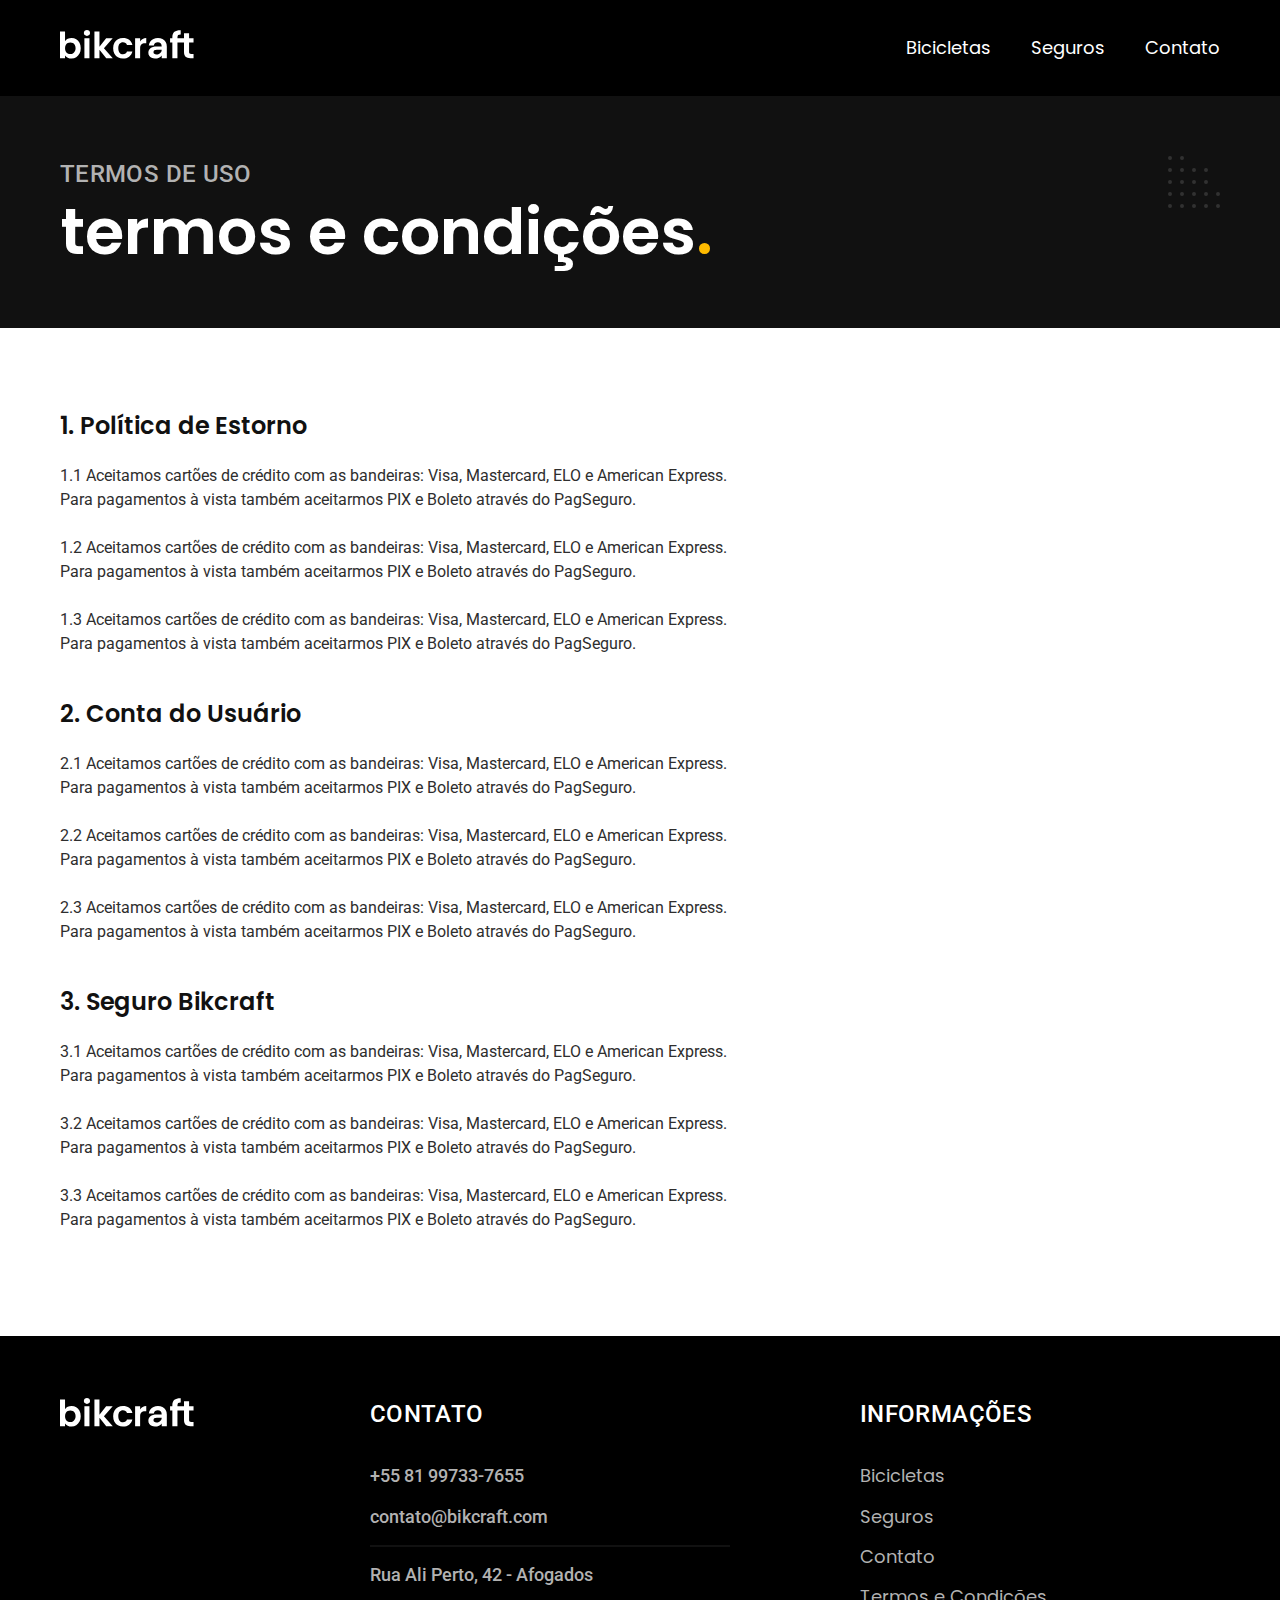
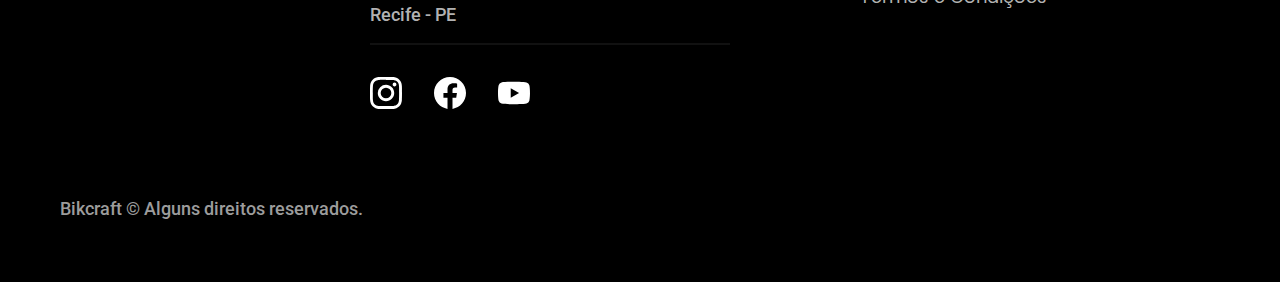
<file: termos.html>
<!DOCTYPE html>
<html lang="pt-br">

<head>
  <meta charset="UTF-8">
  <meta name="viewport" content="width=device-width, initial-scale=1.0">

  <title>Termos e Condições - Bikcraft</title>
  <meta name="description" content="Termos e condições.">

  <link rel="icon" href="./favicon.svg" type="image/svg+xml">
  <link rel="preload" href="./css/style.min.css" as="style">
  <link rel="stylesheet" href="./css/style.min.css">

  <link rel="preconnect" href="https://fonts.googleapis.com">
  <link rel="preconnect" href="https://fonts.gstatic.com" crossorigin>
  <link href="https://fonts.googleapis.com/css2?family=Merriweather:ital,wght@1,900&family=Poppins:wght@400;600&family=Roboto:wght@400;500&display=swap" rel="stylesheet">
  <script>document.documentElement.classList.add('js');</script>
</head>

<body id="termos">

  <header class="header-bg">
    <div class="header container">
      <a href="./">
        <img src="./img/bikcraft.svg" alt="Bikcraft">
      </a>
      <nav aria-label="primária">
        <ul class="header-menu font-1-m cor-0">
          <li><a href="./bicicletas.html">Bicicletas</a></li>
          <li><a href="./seguros.html">Seguros</a></li>
          <li><a href="./contato.html">Contato</a></li>
        </ul>
      </nav>
    </div>
  </header>

  <main>
    <div class="titulo-bg">
      <div class="titulo container">
        <p class="font-2-l-b cor-5">Termos de uso</p>
        <h1 class="font-1-xxl cor-0">termos e condições<span class="cor-p1">.</span></h1>
      </div>
    </div>

    <div class="termos font-2-s cor-10 container">
      <h2 class="font-1-l cor-11">1. Política de Estorno</h2>
      <p>1.1 Aceitamos cartões de crédito com as bandeiras: Visa, Mastercard, ELO e American Express. Para pagamentos à vista também aceitarmos PIX e Boleto através do PagSeguro.</p>
      <p>1.2 Aceitamos cartões de crédito com as bandeiras: Visa, Mastercard, ELO e American Express. Para pagamentos à vista também aceitarmos PIX e Boleto através do PagSeguro.</p>
      <p>1.3 Aceitamos cartões de crédito com as bandeiras: Visa, Mastercard, ELO e American Express. Para pagamentos à vista também aceitarmos PIX e Boleto através do PagSeguro.</p>
      <h2 class="font-1-l cor-11">2. Conta do Usuário</h2>
      <p>2.1 Aceitamos cartões de crédito com as bandeiras: Visa, Mastercard, ELO e American Express. Para pagamentos à vista também aceitarmos PIX e Boleto através do PagSeguro.</p>
      <p>2.2 Aceitamos cartões de crédito com as bandeiras: Visa, Mastercard, ELO e American Express. Para pagamentos à vista também aceitarmos PIX e Boleto através do PagSeguro.</p>
      <p>2.3 Aceitamos cartões de crédito com as bandeiras: Visa, Mastercard, ELO e American Express. Para pagamentos à vista também aceitarmos PIX e Boleto através do PagSeguro.</p>
      <h2 class="font-1-l cor-11">3. Seguro Bikcraft</h2>
      <p>3.1 Aceitamos cartões de crédito com as bandeiras: Visa, Mastercard, ELO e American Express. Para pagamentos à vista também aceitarmos PIX e Boleto através do PagSeguro.</p>
      <p>3.2 Aceitamos cartões de crédito com as bandeiras: Visa, Mastercard, ELO e American Express. Para pagamentos à vista também aceitarmos PIX e Boleto através do PagSeguro.</p>
      <p>3.3 Aceitamos cartões de crédito com as bandeiras: Visa, Mastercard, ELO e American Express. Para pagamentos à vista também aceitarmos PIX e Boleto através do PagSeguro.</p>
    </div>
  </main>

  <footer class="footer-bg">
    <div class="footer container">
      <img src="./img/bikcraft.svg" alt="Bikcraft">
      <div class="footer-contato">
        <h3 class="font-2-l-b cor-0">contato</h3>
        <ul class="font-2-m cor-5">
          <li><a href="tel:+5581997337655">+55 81 99733-7655</a></li>
          <li><a href="mailto:contato@bikcraft.com">contato@bikcraft.com</a></li>
          <li>Rua Ali Perto, 42 - Afogados</li>
          <li>Recife - PE</li>
        </ul>
        <div class="footer-redes">
          <a href="./">
            <img src="./img/redes/instagram.svg" alt="Instagram">
          </a>
          <a href="./">
            <img src="./img/redes/facebook.svg" alt="Facebook">
          </a>
          <a href="./">
            <img src="./img/redes/youtube.svg" alt="Youtube">
          </a>
        </div>
      </div>
      <div class="footer-informacoes">
        <h3 class="font-2-l-b cor-0">informações</h3>
        <nav>
          <ul class="font-1-m cor-5">
            <li><a href="./bicicletas.html">Bicicletas</a></li>
            <li><a href="./seguros.html">Seguros</a></li>
            <li><a href="./contato.html">Contato</a></li>
            <li><a href="./termos.html">Termos e Condições</a></li>
          </ul>
        </nav>
      </div>
      <p class="footer-copy font-2-m cor-6">Bikcraft © Alguns direitos reservados.</p>
    </div>
  </footer>

  <script src="./js/script.js"></script>
</body>

</html>
</file>
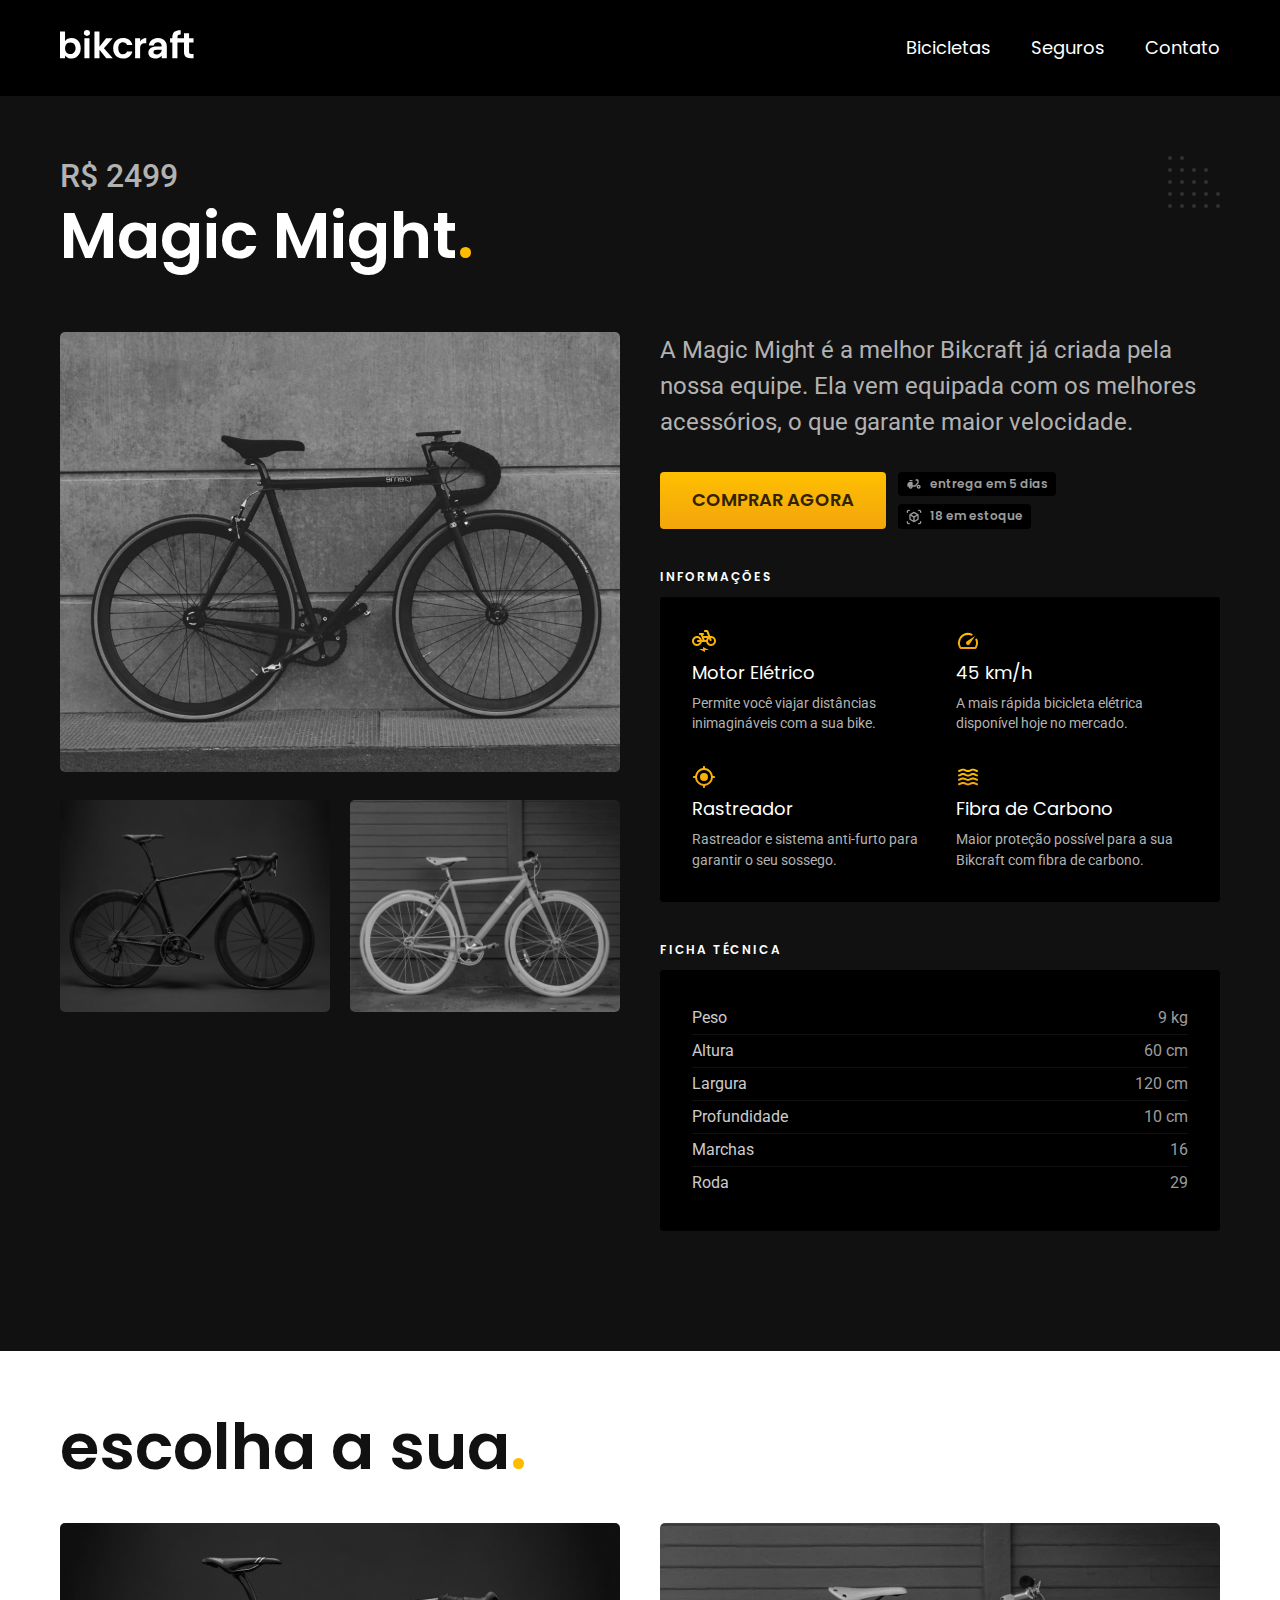
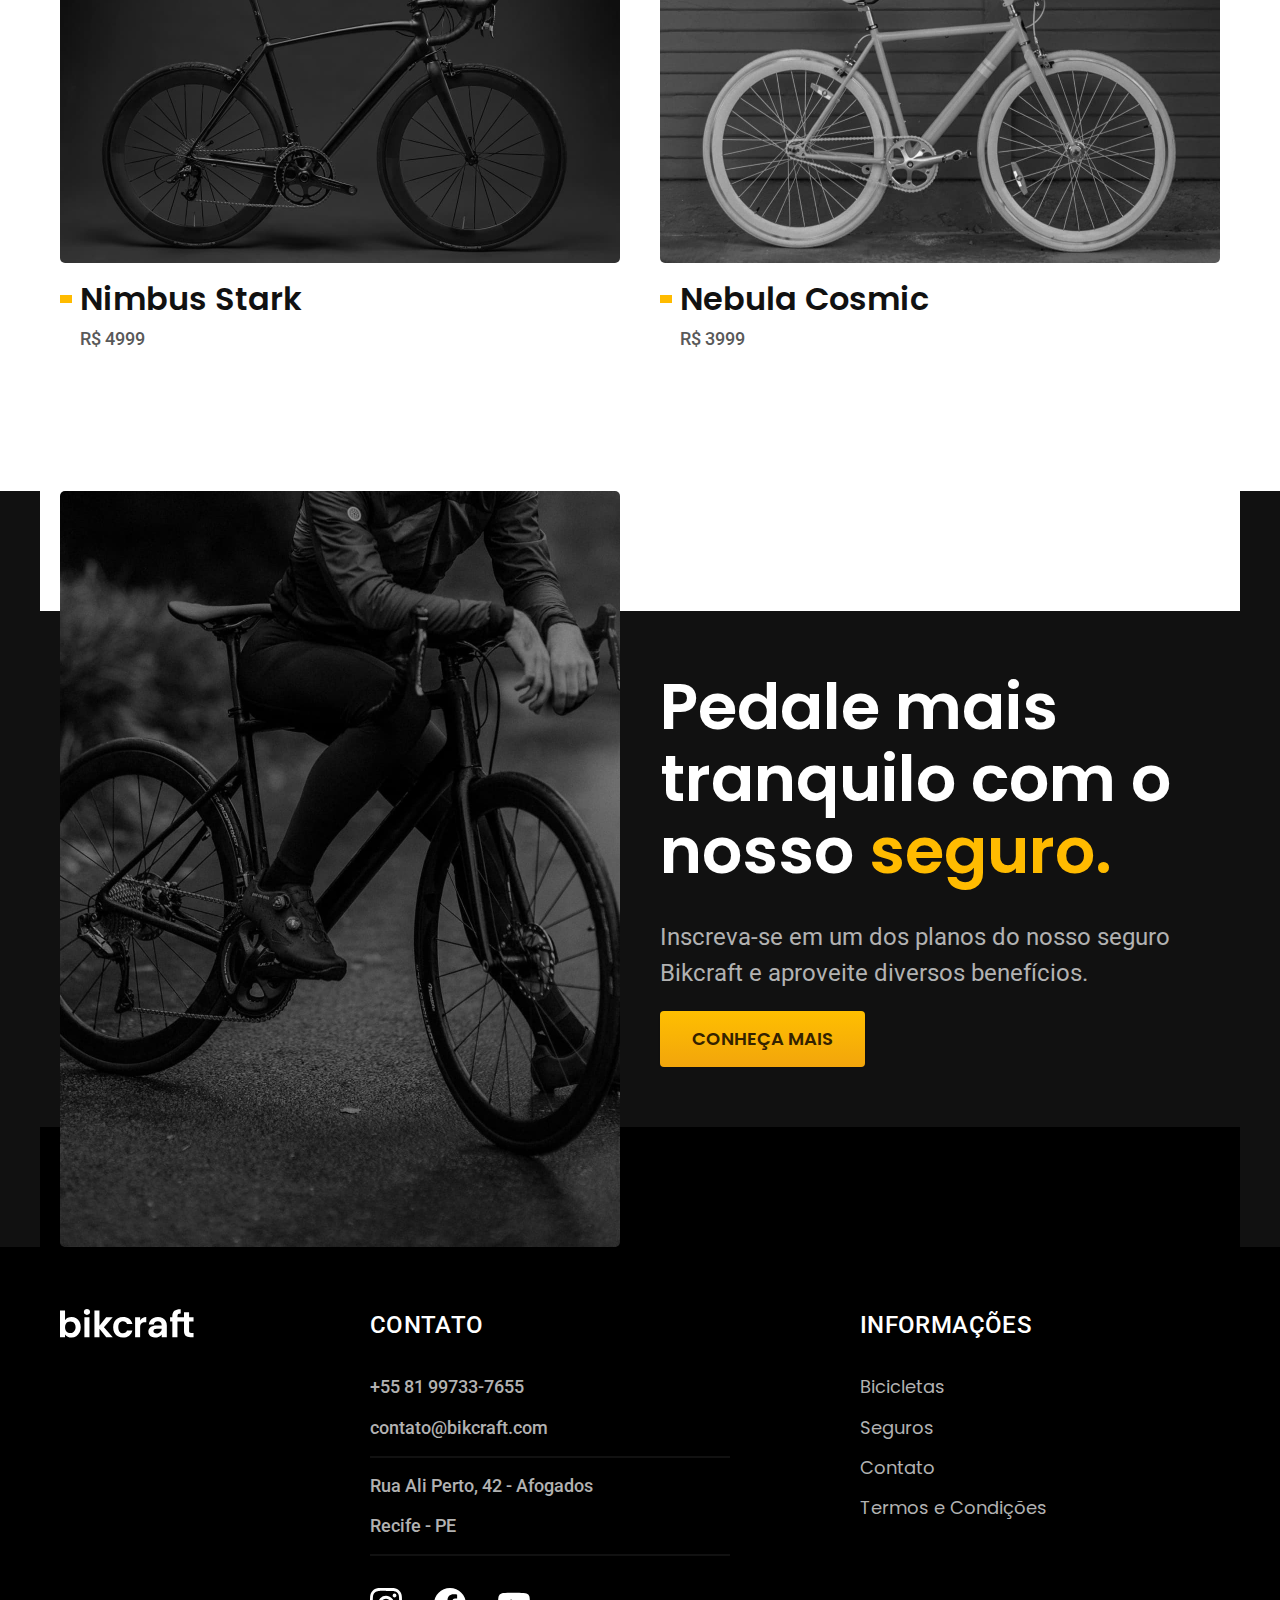
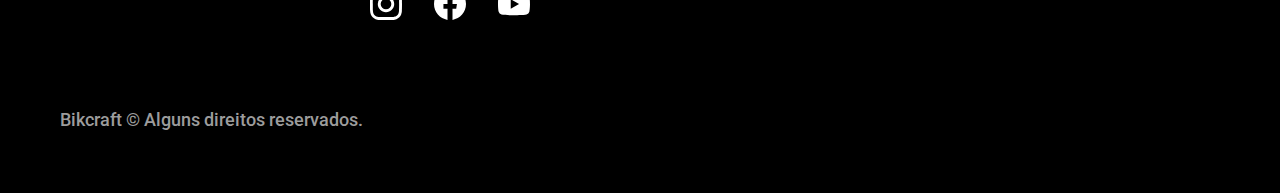
<file: bicicletas/magic.html>
<!DOCTYPE html>
<html lang="pt-br">

<head>
  <meta charset="UTF-8">
  <meta name="viewport" content="width=device-width, initial-scale=1.0">

  <title>Magic Might - Bikcraft</title>
  <meta name="description" content="Magic Might.">

  <link rel="icon" href="../favicon.svg" type="image/svg+xml">
  <link rel="stylesheet" href="../css/style.min.css">

  <link rel="preconnect" href="https://fonts.googleapis.com">
  <link rel="preconnect" href="https://fonts.gstatic.com" crossorigin>
  <link href="https://fonts.googleapis.com/css2?family=Merriweather:ital,wght@1,900&family=Poppins:wght@400;600&family=Roboto:wght@400;500&display=swap" rel="stylesheet">
  <script>document.documentElement.classList.add('js');</script>
</head>

<body id="bicicleta">

  <header class="header-bg">
    <div class="header container">
      <a href="../">
        <img src="../img/bikcraft.svg" alt="Bikcraft">
      </a>
      <nav aria-label="primária">
        <ul class="header-menu font-1-m cor-0">
          <li><a href="../bicicletas.html">Bicicletas</a></li>
          <li><a href="../seguros.html">Seguros</a></li>
          <li><a href="../contato.html">Contato</a></li>
        </ul>
      </nav>
    </div>
  </header>

  <main class="titulo-bg">
    <div>
      <div class="titulo container">
        <p class="font-2-xl cor-5">R$ 2499</p>
        <h1 class="font-1-xxl cor-0">Magic Might<span class="cor-p1">.</span></h1>
      </div>
    </div>
    <div class="bicicleta container">
      <div class="bicicleta-imagens">
        <img src="../img/bicicleta/nimbus2.jpg" alt="">
        <img src="../img/bicicleta/nimbus1.jpg" alt="">
        <img src="../img/bicicleta/nimbus3.jpg" alt="">
      </div>
      <div class="bicicleta-conteudo">
        <p class="font-2-l cor-5">A Magic Might é a melhor Bikcraft já criada pela nossa equipe. Ela vem equipada com os melhores acessórios, o que garante maior velocidade.</p>
        <div class="bicicleta-comprar">
          <a class="botao" href="../orcamento.html?tipo=bikcraft&produto=magic">Comprar Agora</a>
          <span class="font-1-xs cor-6"><img src="../img/icones/entrega.svg" alt="">entrega em 5 dias</span>
          <span class="font-1-xs cor-6"><img src="../img/icones/estoque.svg" alt="">18 em estoque</span>
        </div>

        <h2 class="font-1-xs cor-0">Informações</h2>
        <ul class="bicicleta-informacoes">
          <li>
            <img src="../img/icones/eletrica.svg" alt="">
            <h3 class="font-1-m cor-0">Motor Elétrico</h3>
            <p class="font-2-xs cor-5">Permite você viajar distâncias inimagináveis com a sua bike.</p>
          </li>
          <li>
            <img src="../img/icones/velocidade.svg" alt="">
            <h3 class="font-1-m cor-0">45 km/h</h3>
            <p class="font-2-xs cor-5">A mais rápida bicicleta elétrica disponível hoje no mercado.</p>
          </li>
          <li>
            <img src="../img/icones/rastreador.svg" alt="">
            <h3 class="font-1-m cor-0">Rastreador</h3>
            <p class="font-2-xs cor-5">Rastreador e sistema anti-furto para garantir o seu sossego.</p>
          </li>
          <li>
            <img src="../img/icones/carbono.svg" alt="">
            <h3 class="font-1-m cor-0">Fibra de Carbono</h3>
            <p class="font-2-xs cor-5">Maior proteção possível para a sua Bikcraft com fibra de carbono.</p>
          </li>
        </ul>
        <h2 class="font-1-xs cor-0">Ficha Técnica</h2>
        <ul class="bicicleta-ficha font-2-s cor-4">
          <li>Peso <span>9 kg</span></li>
          <li>Altura <span>60 cm</span></li>
          <li>Largura <span>120 cm</span></li>
          <li>Profundidade <span>10 cm</span></li>
          <li>Marchas <span>16</span></li>
          <li>Roda <span>29</span></li>
        </ul>
      </div>
    </div>
  </main>

  <article class="bicicletas-lista container">
    <h2 class="font-1-xxl">escolha a sua<span class="cor-p1">.</span></h2>

    <ul>
      <li>
        <a href="./nimbus.html">
          <img src="../img/bicicletas/nimbus.jpg" alt="Bicicleta preta">
          <h3 class="font-1-xl">Nimbus Stark</h3>
          <span class="font-2-m cor-8">R$ 4999</span>
        </a>
      </li>
      <li>
        <a href="./nebula.html">
          <img src="../img/bicicletas/nebula.jpg" alt="Bicicleta preta">
          <h3 class="font-1-xl">Nebula Cosmic</h3>
          <span class="font-2-m cor-8">R$ 3999</span>
        </a>
      </li>
    </ul>
  </article>

  <article class="seguro-bg">
    <div class="seguro container">
      <div class="seguro-imagem">
        <img src="../img/fotos/seguros.jpg" alt="Pessoa parada em cima de uma bicicleta.">
      </div>
      <div class="seguro-conteudo">
        <h2 class="font-1-xxl cor-0">Pedale mais tranquilo com o nosso <span class="cor-p1">seguro.</span></h2>
        <p class="font-2-l cor-5">Inscreva-se em um dos planos do nosso seguro Bikcraft e aproveite diversos benefícios.</p>
        <a class="botao" href="../seguros.html">conheça mais</a>
      </div>
    </div>
  </article>

  <footer class="footer-bg">
    <div class="footer container">
      <img src="../img/bikcraft.svg" alt="Bikcraft">
      <div class="footer-contato">
        <h3 class="font-2-l-b cor-0">contato</h3>
        <ul class="font-2-m cor-5">
          <li><a href="tel:+5581997337655">+55 81 99733-7655</a></li>
          <li><a href="mailto:contato@bikcraft.com">contato@bikcraft.com</a></li>
          <li>Rua Ali Perto, 42 - Afogados</li>
          <li>Recife - PE</li>
        </ul>
        <div class="footer-redes">
          <a href="./">
            <img src="../img/redes/instagram.svg" alt="Instagram">
          </a>
          <a href="./">
            <img src="../img/redes/facebook.svg" alt="Facebook">
          </a>
          <a href="./">
            <img src="../img/redes/youtube.svg" alt="Youtube">
          </a>
        </div>
      </div>
      <div class="footer-informacoes">
        <h3 class="font-2-l-b cor-0">informações</h3>
        <nav>
          <ul class="font-1-m cor-5">
            <li><a href="../bicicletas.html">Bicicletas</a></li>
            <li><a href="../seguros.html">Seguros</a></li>
            <li><a href="../contato.html">Contato</a></li>
            <li><a href="../termos.html">Termos e Condições</a></li>
          </ul>
        </nav>
      </div>
      <p class="footer-copy font-2-m cor-6">Bikcraft © Alguns direitos reservados.</p>
    </div>
  </footer>

  <script src="../js/script.js"></script>
</body>

</html>
</file>
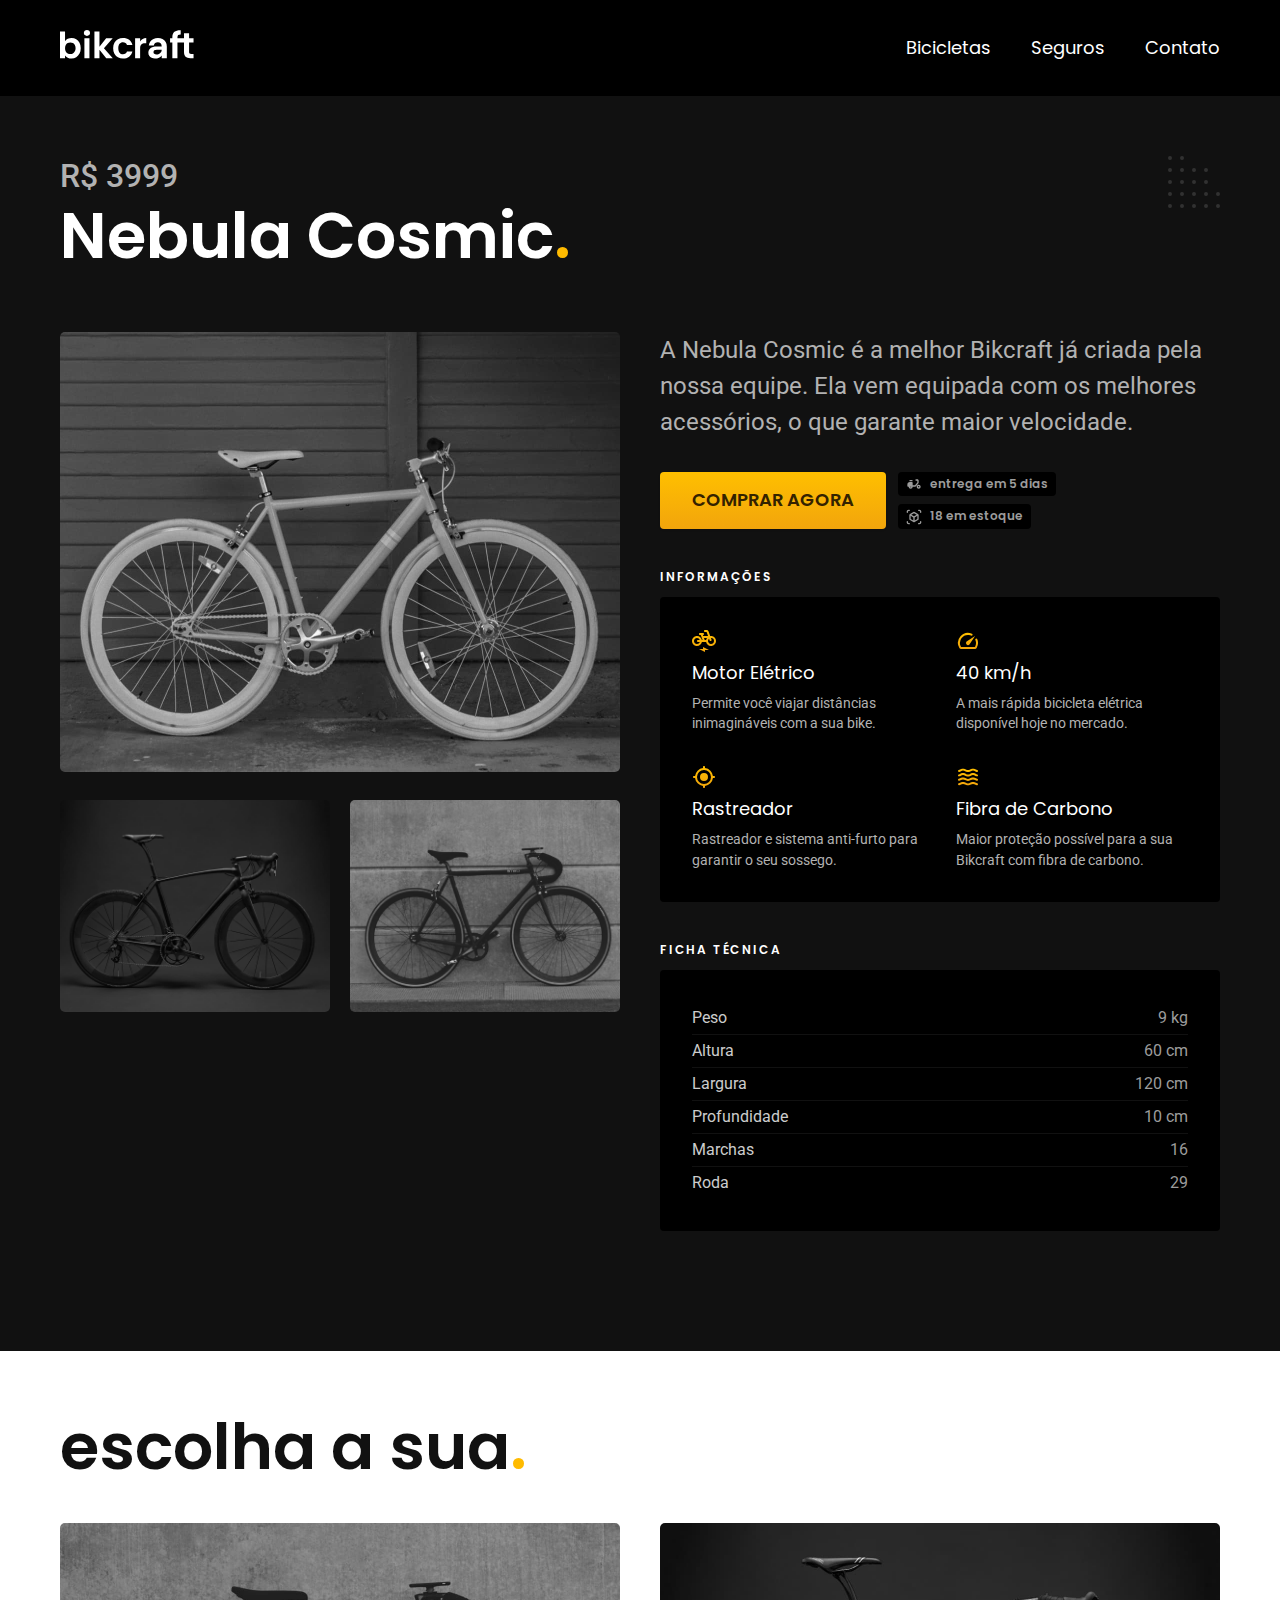
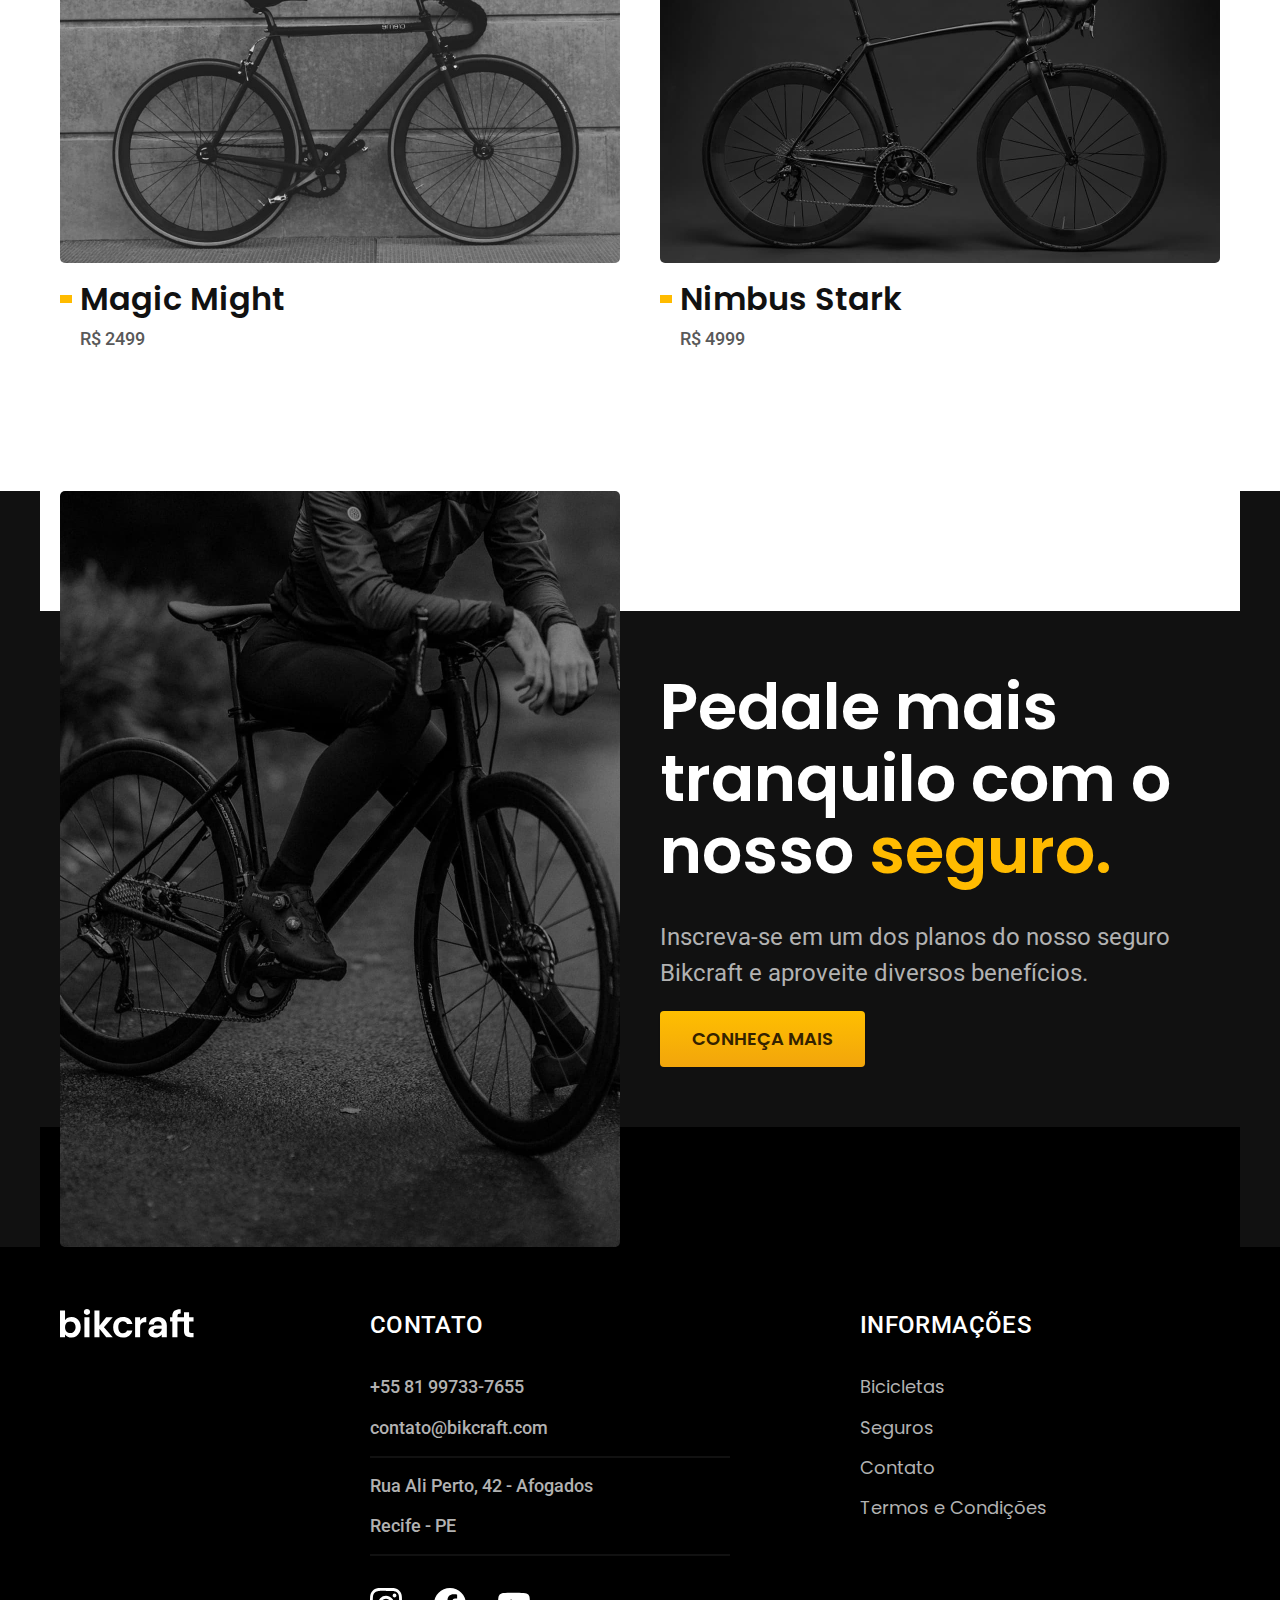
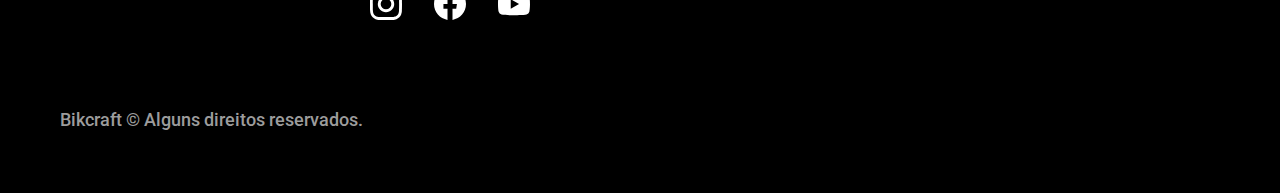
<file: bicicletas/nebula.html>
<!DOCTYPE html>
<html lang="pt-br">

<head>
  <meta charset="UTF-8">
  <meta name="viewport" content="width=device-width, initial-scale=1.0">

  <title>Nebula Cosmic - Bikcraft</title>
  <meta name="description" content="Nebula Cosmic.">

  <link rel="icon" href="../favicon.svg" type="image/svg+xml">
  <link rel="stylesheet" href="../css/style.min.css">

  <link rel="preconnect" href="https://fonts.googleapis.com">
  <link rel="preconnect" href="https://fonts.gstatic.com" crossorigin>
  <link href="https://fonts.googleapis.com/css2?family=Merriweather:ital,wght@1,900&family=Poppins:wght@400;600&family=Roboto:wght@400;500&display=swap" rel="stylesheet">
  <script>document.documentElement.classList.add('js');</script>
</head>

<body id="bicicleta">

  <header class="header-bg">
    <div class="header container">
      <a href="../">
        <img src="../img/bikcraft.svg" alt="Bikcraft">
      </a>
      <nav aria-label="primária">
        <ul class="header-menu font-1-m cor-0">
          <li><a href="../bicicletas.html">Bicicletas</a></li>
          <li><a href="../seguros.html">Seguros</a></li>
          <li><a href="../contato.html">Contato</a></li>
        </ul>
      </nav>
    </div>
  </header>

  <main class="titulo-bg">
    <div>
      <div class="titulo container">
        <p class="font-2-xl cor-5">R$ 3999</p>
        <h1 class="font-1-xxl cor-0">Nebula Cosmic<span class="cor-p1">.</span></h1>
      </div>
    </div>
    <div class="bicicleta container">
      <div class="bicicleta-imagens">
        <img src="../img/bicicleta/nimbus3.jpg" alt="">
        <img src="../img/bicicleta/nimbus1.jpg" alt="">
        <img src="../img/bicicleta/nimbus2.jpg" alt="">
      </div>
      <div class="bicicleta-conteudo">
        <p class="font-2-l cor-5">A Nebula Cosmic é a melhor Bikcraft já criada pela nossa equipe. Ela vem equipada com os melhores acessórios, o que garante maior velocidade.</p>
        <div class="bicicleta-comprar">
          <a class="botao" href="../orcamento.html?tipo=bikcraft&produto=nebula">Comprar Agora</a>
          <span class="font-1-xs cor-6"><img src="../img/icones/entrega.svg" alt="">entrega em 5 dias</span>
          <span class="font-1-xs cor-6"><img src="../img/icones/estoque.svg" alt="">18 em estoque</span>
        </div>

        <h2 class="font-1-xs cor-0">Informações</h2>
        <ul class="bicicleta-informacoes">
          <li>
            <img src="../img/icones/eletrica.svg" alt="">
            <h3 class="font-1-m cor-0">Motor Elétrico</h3>
            <p class="font-2-xs cor-5">Permite você viajar distâncias inimagináveis com a sua bike.</p>
          </li>
          <li>
            <img src="../img/icones/velocidade.svg" alt="">
            <h3 class="font-1-m cor-0">40 km/h</h3>
            <p class="font-2-xs cor-5">A mais rápida bicicleta elétrica disponível hoje no mercado.</p>
          </li>
          <li>
            <img src="../img/icones/rastreador.svg" alt="">
            <h3 class="font-1-m cor-0">Rastreador</h3>
            <p class="font-2-xs cor-5">Rastreador e sistema anti-furto para garantir o seu sossego.</p>
          </li>
          <li>
            <img src="../img/icones/carbono.svg" alt="">
            <h3 class="font-1-m cor-0">Fibra de Carbono</h3>
            <p class="font-2-xs cor-5">Maior proteção possível para a sua Bikcraft com fibra de carbono.</p>
          </li>
        </ul>
        <h2 class="font-1-xs cor-0">Ficha Técnica</h2>
        <ul class="bicicleta-ficha font-2-s cor-4">
          <li>Peso <span>9 kg</span></li>
          <li>Altura <span>60 cm</span></li>
          <li>Largura <span>120 cm</span></li>
          <li>Profundidade <span>10 cm</span></li>
          <li>Marchas <span>16</span></li>
          <li>Roda <span>29</span></li>
        </ul>
      </div>
    </div>
  </main>

  <article class="bicicletas-lista container">
    <h2 class="font-1-xxl">escolha a sua<span class="cor-p1">.</span></h2>

    <ul>
      <li>
        <a href="./magic.html">
          <img src="../img/bicicletas/magic.jpg" alt="Bicicleta preta">
          <h3 class="font-1-xl">Magic Might</h3>
          <span class="font-2-m cor-8">R$ 2499</span>
        </a>
      </li>
      <li>
        <a href="./nimbus.html">
          <img src="../img/bicicletas/nimbus.jpg" alt="Bicicleta preta">
          <h3 class="font-1-xl">Nimbus Stark</h3>
          <span class="font-2-m cor-8">R$ 4999</span>
        </a>
      </li>
    </ul>
  </article>

  <article class="seguro-bg">
    <div class="seguro container">
      <div class="seguro-imagem">
        <img src="../img/fotos/seguros.jpg" alt="Pessoa parada em cima de uma bicicleta.">
      </div>
      <div class="seguro-conteudo">
        <h2 class="font-1-xxl cor-0">Pedale mais tranquilo com o nosso <span class="cor-p1">seguro.</span></h2>
        <p class="font-2-l cor-5">Inscreva-se em um dos planos do nosso seguro Bikcraft e aproveite diversos benefícios.</p>
        <a class="botao" href="../seguros.html">conheça mais</a>
      </div>
    </div>
  </article>

  <footer class="footer-bg">
    <div class="footer container">
      <img src="../img/bikcraft.svg" alt="Bikcraft">
      <div class="footer-contato">
        <h3 class="font-2-l-b cor-0">contato</h3>
        <ul class="font-2-m cor-5">
          <li><a href="tel:+5581997337655">+55 81 99733-7655</a></li>
          <li><a href="mailto:contato@bikcraft.com">contato@bikcraft.com</a></li>
          <li>Rua Ali Perto, 42 - Afogados</li>
          <li>Recife - PE</li>
        </ul>
        <div class="footer-redes">
          <a href="./">
            <img src="../img/redes/instagram.svg" alt="Instagram">
          </a>
          <a href="./">
            <img src="../img/redes/facebook.svg" alt="Facebook">
          </a>
          <a href="./">
            <img src="../img/redes/youtube.svg" alt="Youtube">
          </a>
        </div>
      </div>
      <div class="footer-informacoes">
        <h3 class="font-2-l-b cor-0">informações</h3>
        <nav>
          <ul class="font-1-m cor-5">
            <li><a href="../bicicletas.html">Bicicletas</a></li>
            <li><a href="../seguros.html">Seguros</a></li>
            <li><a href="../contato.html">Contato</a></li>
            <li><a href="../termos.html">Termos e Condições</a></li>
          </ul>
        </nav>
      </div>
      <p class="footer-copy font-2-m cor-6">Bikcraft © Alguns direitos reservados.</p>
    </div>
  </footer>

  <script src="../js/script.js"></script>
</body>

</html>
</file>
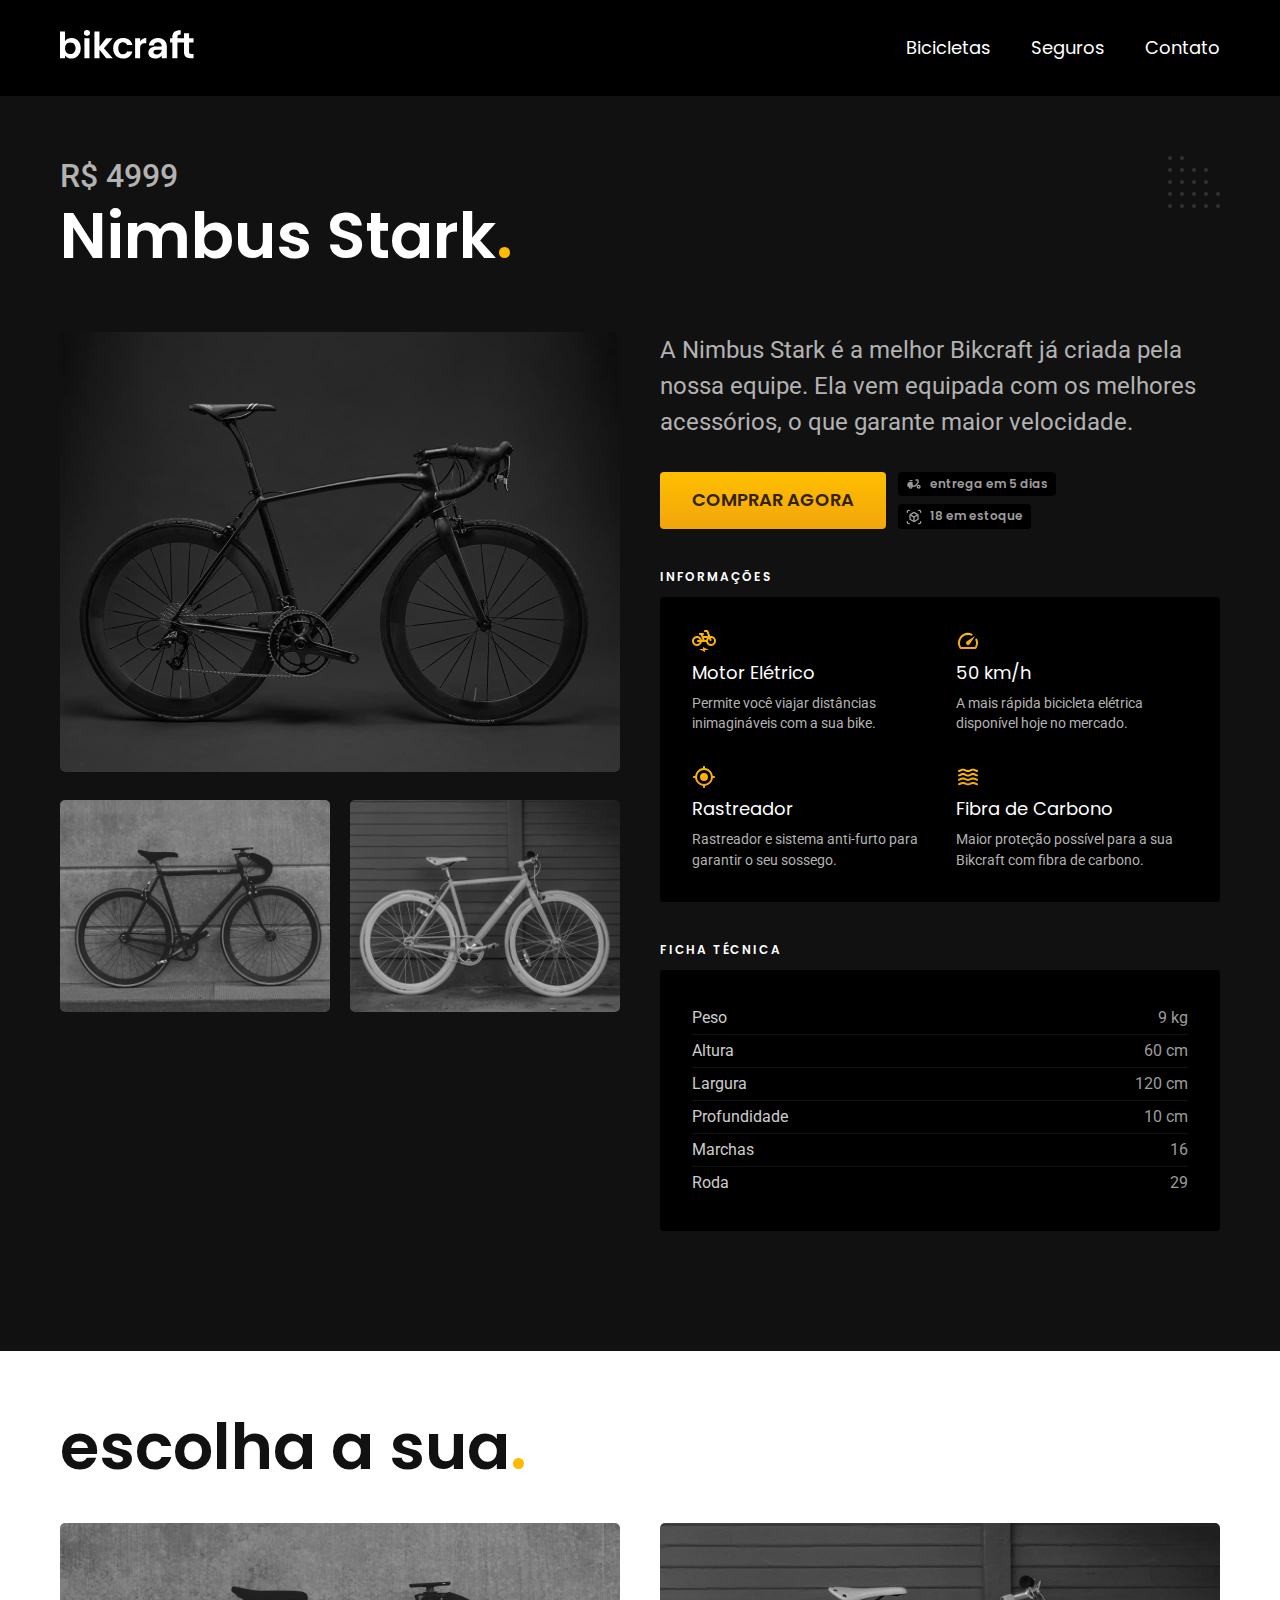
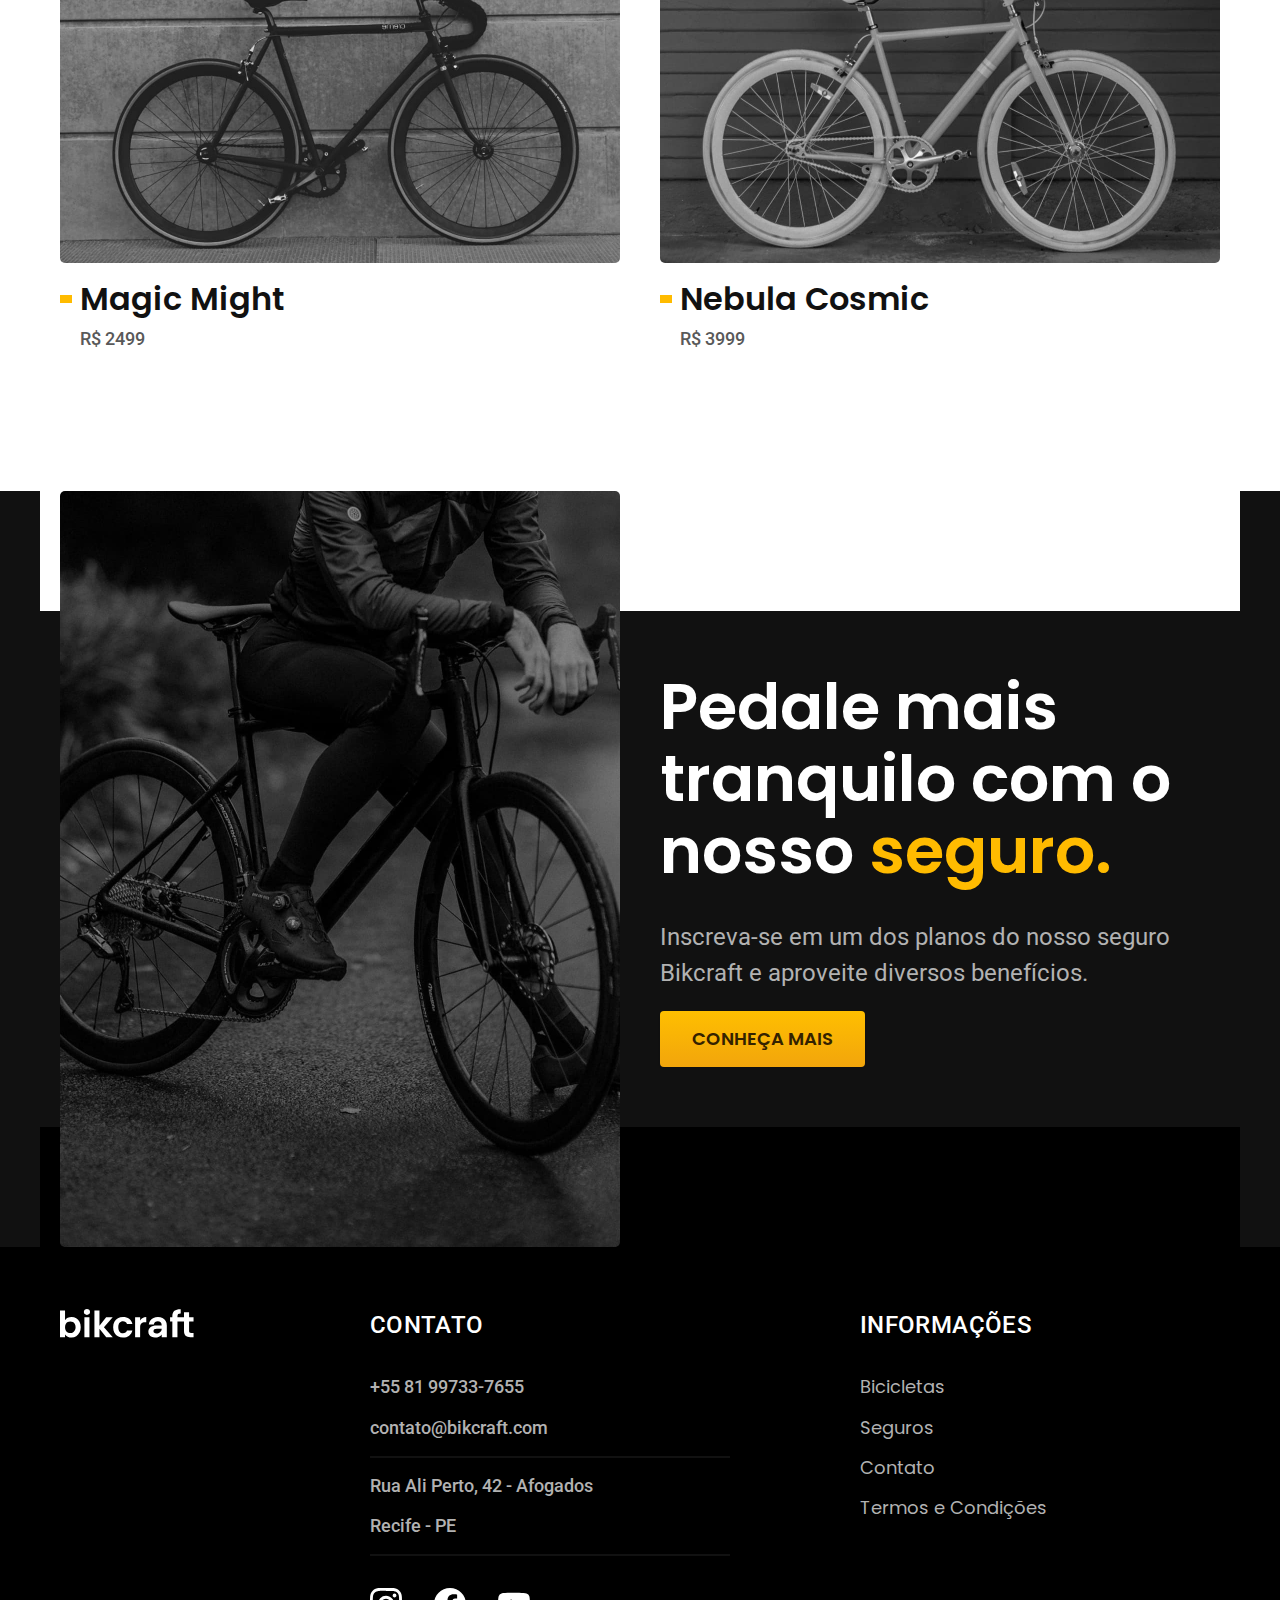
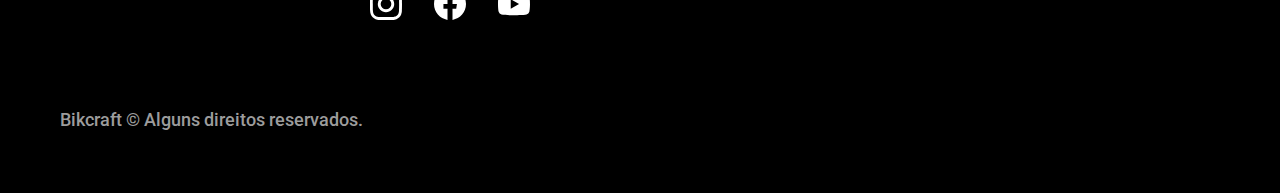
<file: bicicletas/nimbus.html>
<!DOCTYPE html>
<html lang="pt-br">

<head>
  <meta charset="UTF-8">
  <meta name="viewport" content="width=device-width, initial-scale=1.0">

  <title>Nimbus Stark - Bikcraft</title>
  <meta name="description" content="Nimbus Stark.">

  <link rel="icon" href="../favicon.svg" type="image/svg+xml">
  <link rel="stylesheet" href="../css/style.min.css">

  <link rel="preconnect" href="https://fonts.googleapis.com">
  <link rel="preconnect" href="https://fonts.gstatic.com" crossorigin>
  <link href="https://fonts.googleapis.com/css2?family=Merriweather:ital,wght@1,900&family=Poppins:wght@400;600&family=Roboto:wght@400;500&display=swap" rel="stylesheet">
  <script>document.documentElement.classList.add('js');</script>
</head>

<body id="bicicleta">

  <header class="header-bg">
    <div class="header container">
      <a href="../">
        <img src="../img/bikcraft.svg" alt="Bikcraft">
      </a>
      <nav aria-label="primária">
        <ul class="header-menu font-1-m cor-0">
          <li><a href="../bicicletas.html">Bicicletas</a></li>
          <li><a href="../seguros.html">Seguros</a></li>
          <li><a href="../contato.html">Contato</a></li>
        </ul>
      </nav>
    </div>
  </header>

  <main class="titulo-bg">
    <div>
      <div class="titulo container">
        <p class="font-2-xl cor-5">R$ 4999</p>
        <h1 class="font-1-xxl cor-0">Nimbus Stark<span class="cor-p1">.</span></h1>
      </div>
    </div>
    <div class="bicicleta container">
      <div class="bicicleta-imagens">
        <img src="../img/bicicleta/nimbus1.jpg" alt="Bicicleta 1">
        <img src="../img/bicicleta/nimbus2.jpg" alt="Bicicleta 2">
        <img src="../img/bicicleta/nimbus3.jpg" alt="Bicicleta 3">
      </div>
      <div class="bicicleta-conteudo">
        <p class="font-2-l cor-5">A Nimbus Stark é a melhor Bikcraft já criada pela nossa equipe. Ela vem equipada com os melhores acessórios, o que garante maior velocidade.</p>
        <div class="bicicleta-comprar">
          <a class="botao" href="../orcamento.html?tipo=bikcraft&produto=nimbus">Comprar Agora</a>
          <span class="font-1-xs cor-6"><img src="../img/icones/entrega.svg" alt="">entrega em 5 dias</span>
          <span class="font-1-xs cor-6"><img src="../img/icones/estoque.svg" alt="">18 em estoque</span>
        </div>

        <h2 class="font-1-xs cor-0">Informações</h2>
        <ul class="bicicleta-informacoes">
          <li>
            <img src="../img/icones/eletrica.svg" alt="">
            <h3 class="font-1-m cor-0">Motor Elétrico</h3>
            <p class="font-2-xs cor-5">Permite você viajar distâncias inimagináveis com a sua bike.</p>
          </li>
          <li>
            <img src="../img/icones/velocidade.svg" alt="">
            <h3 class="font-1-m cor-0">50 km/h</h3>
            <p class="font-2-xs cor-5">A mais rápida bicicleta elétrica disponível hoje no mercado.</p>
          </li>
          <li>
            <img src="../img/icones/rastreador.svg" alt="">
            <h3 class="font-1-m cor-0">Rastreador</h3>
            <p class="font-2-xs cor-5">Rastreador e sistema anti-furto para garantir o seu sossego.</p>
          </li>
          <li>
            <img src="../img/icones/carbono.svg" alt="">
            <h3 class="font-1-m cor-0">Fibra de Carbono</h3>
            <p class="font-2-xs cor-5">Maior proteção possível para a sua Bikcraft com fibra de carbono.</p>
          </li>
        </ul>
        <h2 class="font-1-xs cor-0">Ficha Técnica</h2>
        <ul class="bicicleta-ficha font-2-s cor-4">
          <li>Peso <span>9 kg</span></li>
          <li>Altura <span>60 cm</span></li>
          <li>Largura <span>120 cm</span></li>
          <li>Profundidade <span>10 cm</span></li>
          <li>Marchas <span>16</span></li>
          <li>Roda <span>29</span></li>
        </ul>
      </div>
    </div>
  </main>

  <article class="bicicletas-lista container">
    <h2 class="font-1-xxl">escolha a sua<span class="cor-p1">.</span></h2>

    <ul>
      <li>
        <a href="./magic.html">
          <img src="../img/bicicletas/magic.jpg" alt="Bicicleta preta">
          <h3 class="font-1-xl">Magic Might</h3>
          <span class="font-2-m cor-8">R$ 2499</span>
        </a>
      </li>
      <li>
        <a href="./nebula.html">
          <img src="../img/bicicletas/nebula.jpg" alt="Bicicleta preta">
          <h3 class="font-1-xl">Nebula Cosmic</h3>
          <span class="font-2-m cor-8">R$ 3999</span>
        </a>
      </li>
    </ul>
  </article>

  <article class="seguro-bg">
    <div class="seguro container">
      <div class="seguro-imagem">
        <img src="../img/fotos/seguros.jpg" alt="Pessoa parada em cima de uma bicicleta.">
      </div>
      <div class="seguro-conteudo">
        <h2 class="font-1-xxl cor-0">Pedale mais tranquilo com o nosso <span class="cor-p1">seguro.</span></h2>
        <p class="font-2-l cor-5">Inscreva-se em um dos planos do nosso seguro Bikcraft e aproveite diversos benefícios.</p>
        <a class="botao" href="../seguros.html">conheça mais</a>
      </div>
    </div>
  </article>

  <footer class="footer-bg">
    <div class="footer container">
      <img src="../img/bikcraft.svg" alt="Bikcraft">
      <div class="footer-contato">
        <h3 class="font-2-l-b cor-0">contato</h3>
        <ul class="font-2-m cor-5">
          <li><a href="tel:+5581997337655">+55 81 99733-7655</a></li>
          <li><a href="mailto:contato@bikcraft.com">contato@bikcraft.com</a></li>
          <li>Rua Ali Perto, 42 - Afogados</li>
          <li>Recife - PE</li>
        </ul>
        <div class="footer-redes">
          <a href="./">
            <img src="../img/redes/instagram.svg" alt="Instagram">
          </a>
          <a href="./">
            <img src="../img/redes/facebook.svg" alt="Facebook">
          </a>
          <a href="./">
            <img src="../img/redes/youtube.svg" alt="Youtube">
          </a>
        </div>
      </div>
      <div class="footer-informacoes">
        <h3 class="font-2-l-b cor-0">informações</h3>
        <nav>
          <ul class="font-1-m cor-5">
            <li><a href="../bicicletas.html">Bicicletas</a></li>
            <li><a href="../seguros.html">Seguros</a></li>
            <li><a href="../contato.html">Contato</a></li>
            <li><a href="../termos.html">Termos e Condições</a></li>
          </ul>
        </nav>
      </div>
      <p class="footer-copy font-2-m cor-6">Bikcraft © Alguns direitos reservados.</p>
    </div>
  </footer>

  <script src="../js/script.js"></script>
</body>

</html>
</file>
<file: css/style.min.css>
body{margin:0;font-family:Arial,Helvetica,sans-serif;color:#111}blockquote,dd,h1,h2,h3,h4,p,ul{margin:0}ul{padding:0;list-style:none}a{text-decoration:none;color:inherit}img{max-width:100%;display:block}img[src$=".jpg"]{border-radius:5px}.font-1-xs{font:600 0.75rem/1.35 Poppins,sans-serif}.font-2-xs{font:400 0.875rem/1.43 Roboto,sans-serif}.font-2-s{font:400 1rem/1.5 Roboto,sans-serif}.font-1-s{font:400 1rem/1.5 Poppins,sans-serif}.font-2-m{font:500 1.125rem/1.35 Roboto,sans-serif}.font-1-m-b{font:600 1.125rem/1.35 Poppins,sans-serif}.font-1-m{font:400 1.125rem/1.35 Poppins,sans-serif}.font-2-l-b{font:500 1.5rem/1.5 Roboto,sans-serif;letter-spacing:.015em;text-transform:uppercase}.font-2-l{font:400 1.5rem/1.5 Roboto,sans-serif}.font-1-l{font:400 1.5rem/1.5 Poppins,sans-serif}.font-1-xl{font:600 2rem/1.25 Poppins,sans-serif}.font-2-xl{font:500 2rem/1.25 Roboto,sans-serif}.font-1-xxl{font:600 4rem/1.125 Poppins,sans-serif}@media (max-width:1200px){.font-1-xxl{font-size:3rem}.font-2-l,.font-2-l-b{font-size:1.125rem}}@media (max-width:800px){.font-1-xxl{font-size:2rem}.font-1-xl,.font-2-xl{font-size:1.5rem}}:root{--cor-0:#ffffff;--cor-1:#f7f7f7;--cor-2:#ededed;--cor-3:#dedede;--cor-4:#cccccc;--cor-5:#b2b2b2;--cor-6:#9c9c9c;--cor-7:#717171;--cor-8:#595959;--cor-9:#404040;--cor-10:#2e2e2e;--cor-11:#111111;--cor-12:#000000;--cor-p1:#ffbb00;--cor-p2:#e4a30b;--cor-p3:#a66f00;--cor-p4:#664400;--cor-p5:#332200}.cor-0{color:var(--cor-0)}.cor-1{color:var(--cor-1)}.cor-2{color:var(--cor-2)}.cor-3{color:var(--cor-3)}.cor-4{color:var(--cor-4)}.cor-5{color:var(--cor-5)}.cor-6{color:var(--cor-6)}.cor-7{color:var(--cor-7)}.cor-8{color:var(--cor-8)}.cor-9{color:var(--cor-9)}.cor-10{color:var(--cor-10)}.cor-11{color:var(--cor-11)}.cor-12{color:var(--cor-12)}.cor-p1{color:var(--cor-p1)}.cor-p2{color:var(--cor-p2)}.cor-p3{color:var(--cor-p3)}.cor-p4{color:var(--cor-p4)}.cor-p5{color:var(--cor-p5)}.header-bg{background-color:var(--cor-12)}.header{display:flex;flex-wrap:wrap;gap:20px;justify-content:space-between;align-items:center;padding-top:20px;padding-bottom:20px}.header-menu{display:flex;flex-wrap:wrap;gap:40px}.header-menu a{display:inline-block;padding:16px 0;position:relative}.header-menu a::after{content:"";display:block;height:2px;width:0%;background-color:var(--cor-0);margin-top:4px;transition:.3s;position:absolute}.header-menu a.ativo::after,.header-menu a:hover::after{width:100%}@media (max-width:800px){.header-menu{gap:20px}.header-menu a{background-color:var(--cor-11);padding:12px 16px;border-radius:4px}.header-menu a:hover{background-color:var(--cor-10)}.header a:after{display:none}}@media (max-width:600px){.header-menu{gap:12px}.header-menu a{padding:8px 12px;font-size:14px}}.footer-bg{background-color:var(--cor-12)}.footer{display:grid;grid-template-columns:3fr 5fr 4fr;gap:40px;padding-top:60px;padding-bottom:60px}.footer h3{margin-bottom:32px}.footer-contato ul{margin-bottom:32px}.footer li{margin-bottom:16px}.footer-contato li:nth-child(even):after{content:"";display:block;max-width:360px;height:2px;background-color:var(--cor-11);margin-top:16px}.footer-redes{display:flex;gap:32px}.footer a:hover{color:var(--cor-0)}.footer-copy{grid-column:1/-1;margin-top:40px}@media (max-width:800px){.footer>img{display:none}.footer{grid-template-columns:1fr 1fr}}@media (max-width:600px){.footer{grid-template-columns:1fr;gap:60px}.footer-copy{margin-top:0}}.container{box-sizing:border-box;max-width:1200px;padding-left:20px;padding-right:20px;margin-left:auto;margin-right:auto}.botao{display:inline-block;padding:16px 32px;background:linear-gradient(#ffbf00,#f2a50c);border-radius:4px;box-shadow:0 1px 2px rgba(0,0,0,.1);text-transform:uppercase;color:var(--cor-p5);font:600 1.125rem/1.35 Poppins,sans-serif;max-width:max-content;border:none;cursor:pointer}.botao:hover{background:linear-gradient(#ffb60d,#e59317)}.botao.secundario{background:var(--cor-10);color:var(--cor-2)}.botao.secundario:hover{background:var(--cor-9)}.botao.seta{display:flex;align-items:center}.botao.seta::after{content:"";display:inline-block;width:18px;height:10px;margin-left:12px;background:url("../img/icones/seta.svg");transition:transform .2s}.botao.seta:hover::after{transform:translateX(4px)}@media (max-width:600px){.botao{padding:12px 16px;font-size:1rem}}.link{display:inline-block;color:var(--cor-p1);font:500 1.5rem/1.5 Poppins,sans-serif;text-transform:uppercase}.link::after{content:"";display:block;height:3px;width:100%;background-color:currentColor}.link:hover{color:var(--cor-0)}.titulo-bg{padding-top:60px;padding-bottom:60px;background-color:var(--cor-11)}.titulo{background:url("../img/dec/top-right.svg") no-repeat top right 20px}.titulo p{margin-bottom:4px}@media (max-width:800px){.titulo-bg{padding-top:40px;padding-bottom:40px}.titulo p{font-size:1rem;text-transform:lowercase;font-weight:400}}.form{display:grid;grid-template-columns:1fr 1fr;gap:20px}.form label{display:block;font:600 1rem/1.5 Poppins,sans-serif;margin-bottom:4px}.form .col-2{grid-column:span 2}.form input[type=email],.form input[type=text],.form textarea{font:400 1rem/1.5 Roboto,sans-serif;background:var(--cor-1);border:1px solid var(--cor-2);padding:12px;border-radius:4px;width:100%;box-sizing:border-box}.form input[type=email]:focus,.form input[type=text]:focus,.form textarea:focus{outline:0;border-color:var(--cor-p1);background:var(--cor-0);box-shadow:0 0 0 2px #fea}@media (max-width:600px){.form{grid-template-columns:1fr}.form .col-2{grid-column:1}}.js .fadeInDown{transform:translate3d(0,-20px,0)}.js .fadeInUp{transform:translate3d(0,20px,0)}.js .fadeInRight{transform:translate3d(20px,0,0)}.js .fadeInLeft{transform:translate3d(-20px,0,0)}.js [data-anime]{opacity:0}.js .anime{opacity:1;transform:none;transition:transform .8s,opacity .8s}.introducao-bg{background:var(--cor-12) url("../img/dec/bottom-left.svg") no-repeat bottom 150px left 20px;box-shadow:inset 0 -120px var(--cor-0)}.introducao{display:grid;grid-template-columns:1fr 1fr;gap:0 40px}.introducao-conteudo{align-self:end;padding-bottom:200px}.introducao img{height:100%;object-fit:cover}.introducao h1{margin-bottom:32px}.introducao p{margin-bottom:20px}@media (max-width:800px){.introducao-bg{background:var(--cor-11);padding-top:40px;box-shadow:inset 0 -60px}.introducao{grid-template-columns:1fr;gap:32px}.introducao-conteudo{padding-bottom:0}.introducao h1{margin-bottom:16px}.introducao img{width:100%;height:300px;width:100%}}.tecnologia-bg{background-color:var(--cor-11);box-shadow:inset 0 80px var(--cor-0),inset 0 -80px var(--cor-0)}.tecnologia{display:grid;grid-template-columns:1fr 1fr}.tecnologia-imagem img{width:100%;height:100%;object-fit:cover;object-position:left}.tecnologia-conteudo{padding-top:160px;padding-bottom:160px}.tecnologia-conteudo>span{display:block;margin-bottom:20px}.tecnologia-conteudo h2{margin-bottom:32px}.tecnologia-conteudo>p{margin-bottom:20px}.tecnologia-conteudo a{margin-bottom:80px}.tecnologia-vantagens{display:flex;gap:40px}.tecnologia-vantagens h3{margin-bottom:8px;width:max-content}.tecnologia-vantagens img{width:24px;margin-bottom:8px}@media (max-width:800px){.tecnologia-bg{box-shadow:initial}.tecnologia{grid-template-columns:1fr}.tecnologia-conteudo{padding-top:60px;padding-bottom:60px}.tecnologia-imagem{display:none}.tecnologia a{margin-bottom:60px}}@media (max-width:600px){.tecnologia-vantagens{flex-direction:column}}.parceiros{padding-top:60px;padding-bottom:120px}.parceiros h2{margin-bottom:60px}.parceiros ul{max-width:1400px;padding:0 20px;display:grid;grid-template-columns:repeat(4,1fr);margin:0 auto}.parceiros img{margin:auto}.parceiros li{display:flex;padding:32px;border-left:2px solid var(--cor-2)}.parceiros li:first-child,li:nth-child(5){border-left:none}.parceiros li:nth-child(n+5){border-top:2px solid var(--cor-2)}@media (max-width:800px){.parceiros{padding-bottom:60px}.parceiros li{padding:20px}.parceiros h2{margin-bottom:20px}.parceiros ul{grid-template-columns:repeat(2,1fr)}.parceiros li:nth-child(n+3){border-top:2px solid var(--cor-2)}.parceiros li:nth-child(odd){border-left:none}}.depoimento{display:grid;grid-template-columns:repeat(2,1fr);background-color:var(--cor-p1);overflow:hidden}.depoimento img{width:100%;height:100%;object-fit:cover;border-radius:0}.depoimento-conteudo{padding:40px 40px 80px 80px;align-self:end;background:url("../img/dec/bottom-right-p.svg") no-repeat bottom 40px right 40px}.depoimento-conteudo p{max-width:32ch;font-family:Merriweather,serif;font-style:italic;font-weight:900;margin-bottom:32px;position:relative}.depoimento p::after,.depoimento p::before{font-size:5rem;color:var(--cor-p2);position:absolute}.depoimento p::before{content:"“";left:-50px;top:-20px}.depoimento p::after{content:"”"}@media (min-width:1200px){.depoimento img{max-height:520px;margin:0}}@media (max-width:800px){.depoimento{grid-template-columns:1fr;text-align:center}.depoimento img{max-height:200px}.depoimento-conteudo{padding:40px 20px;justify-self:center}}.bicicletas-lista{padding-top:60px;padding-bottom:120px}.bicicletas-lista h2{margin-bottom:40px}.bicicletas-lista ul{display:flex;gap:40px;padding:0 20px 20px 20px;max-width:1400px;margin-left:auto;margin-right:auto;overflow-x:auto}#bicicleta .bicicletas-lista ul{padding:0 0 20px 0}.bicicletas-lista li{min-width:280px}.bicicletas-lista a{display:block}.bicicletas-lista img{margin-bottom:16px}.bicicletas-lista h3{margin-bottom:8px;display:flex;align-items:center}.bicicletas-lista h3::before{content:"";display:inline-block;height:8px;width:12px;background:var(--cor-p1);margin-right:8px}.bicicletas-lista a:hover h3::before{width:24px;transition:.3s}.bicicletas-lista li span{padding-left:20px}@media (max-width:800px){.bicicletas-lista{padding-bottom:60px}.bicicletas-lista ul{gap:20px}}.bicicletas-bg:nth-child(3){background-image:linear-gradient(to right,var(--cor-0) 30%,var(--cor-11) 0)}.bicicletas{display:grid;grid-template-columns:1fr 1fr;gap:40px;align-items:center;padding-top:60px;padding-bottom:60px;background:url("../img/dec/top-right.svg") no-repeat top 40px right 40px}.bicicletas-imagem{display:grid}.bicicletas-imagem img{grid-area:1/1;height:100%;width:100%;object-fit:cover}.bicicletas-imagem span{grid-area:1/1;background-color:var(--cor-12);display:inline-block;padding:8px 16px 8px 8px;place-self:start end;margin-top:20px;border-radius:5px 0 0 5px}.bicicletas-conteudo{display:grid;grid-template-columns:1fr auto;align-content:start}.bicicletas-conteudo h2,p{grid-column:1/-1}.bicicletas h2{margin-bottom:20px}.bicicletas-conteudo h2::before{content:"";display:block;height:8px;width:12px;background-color:var(--cor-p1);margin-bottom:8px}.bicicletas p{max-width:45ch;margin-bottom:32px}.bicicletas a{place-self:end}.bicicletas-conteudo li{display:flex;align-items:center;margin-bottom:15px}.bicicletas-conteudo img[src$=".svg"]{height:24px;width:24px;margin-right:8px}@media (max-width:800px){.bicicletas{grid-template-columns:1fr;gap:20px;padding-top:40px;padding-bottom:40px}.bicicletas-bg:nth-child(3){background:var(--cor-11)}}@media (max-width:600px){.bicicletas-conteudo{grid-template-columns:1fr}.bicicletas p{margin-bottom:24px}.bicicletas ul{font-size:1rem;display:grid;grid-template-columns:1fr 1fr;margin-bottom:10px}.bicicletas li{margin-bottom:10px}.bicicletas a{place-self:start}}.bicicleta{display:grid;grid-template-columns:1fr 1fr;align-items:start;gap:40px;padding-top:60px;padding-bottom:60px}#bicicleta .titulo p{text-transform:uppercase}.bicicleta-imagens{display:flex;flex-wrap:wrap;gap:20px}.bicicleta-imagens img{flex:1;min-width:200px}.bicicleta-imagens img:first-child{min-width:100%}.bicicleta-conteudo>p{margin-bottom:32px}.bicicleta-comprar{display:grid;grid-template-columns:max-content auto;align-items:center;justify-items:start;gap:8px 12px;margin-bottom:40px}.bicicleta-comprar a{grid-row:span 2}.bicicleta-comprar img{margin:0}.bicicleta-comprar span{display:flex;align-items:center;background-color:var(--cor-12);padding:4px 8px;border-radius:4px;gap:8px}.bicicleta-conteudo h2{text-transform:uppercase;letter-spacing:.15em;margin-bottom:12px}.bicicleta-ficha,.bicicleta-informacoes{padding:32px;background-color:var(--cor-12);border-radius:4px}.bicicleta-informacoes{margin-bottom:40px;display:grid;grid-template-columns:1fr 1fr;gap:32px}.bicicleta-informacoes img{width:24px;margin-bottom:8px}.bicicleta-informacoes h3{margin-bottom:8px}.bicicleta-ficha li{padding:4px 0;display:flex;justify-content:space-between;border-bottom:1px solid var(--cor-11)}.bicicleta-ficha li:last-child{border-bottom:none}.bicicleta-ficha span{color:var(--cor-6)}@media (max-width:800px){.bicicleta{grid-template-columns:1fr;padding-top:40px;padding-bottom:40px}.bicicleta-imagens{grid-row:2}}@media (max-width:400px){.bicicleta-informacoes{grid-template-columns:1fr}.bicicleta-comprar{grid-template-columns:1fr}}.seguro-bg{background-color:var(--cor-11)}.seguro{display:grid;grid-template-columns:1fr 1fr;gap:40px;box-shadow:inset 0 120px var(--cor-0),inset 0 -120px var(--cor-12)}.seguro img{width:100%;height:100%;object-fit:cover}.seguro-conteudo{padding-top:180px;padding-bottom:180px}.seguro h2{margin-bottom:32px}.seguro p{margin-bottom:20px}@media (max-width:800px){.seguro{grid-template-columns:1fr;box-shadow:inset 0 -60px var(--cor-12)}.seguro-conteudo{grid-row:1;padding-top:40px;padding-bottom:0}}.seguros-bg{background-color:var(--cor-11)}.seguros{padding-top:60px;padding-bottom:60px;display:grid;grid-template-columns:repeat(2,1fr);gap:40px;align-items:center}.seguros h2{grid-column:1/-1}#seguros .seguros{padding-top:0}.seguros-item{background-color:var(--cor-12);padding:32px 32px 32px 60px;display:grid;grid-template-columns:1fr auto;border-radius:4px}.seguros-item h3{margin-bottom:40px}.seguros-item span{grid-column:2;display:block;text-align:right}.seguros-item ul{grid-column:1/-1;margin-bottom:32px}.seguros-item li{display:flex;align-items:center;position:relative}.seguros-item li+li{margin-top:20px}.seguros-item li::before{content:"";display:inline-block;width:13px;height:9px;background-image:url("../img/icones/lista.svg");position:absolute;left:-21px}.seguros-item a{grid-column:1/-1}@media (max-width:800px){.seguros{grid-template-columns:1fr}}.vantagens-bg{background:var(--cor-12);--padding:120px}.vantagens{padding-top:var(--padding);padding-bottom:var(--padding)}.vantagens ul{display:grid;grid-template-columns:repeat(auto-fit,minmax(280px,max-content));gap:40px 80px;margin-top:60px}.vantagens h3,img{margin-bottom:8px}@media (max-width:800px){.vantagens-bg{--padding:60px}.vantagens ul{margin-top:40px;gap:20px}}.perguntas-bg{background:var(--cor-0);--padding:120px}.perguntas{padding-top:var(--padding);padding-bottom:var(--padding)}.perguntas h2{margin-bottom:60px}.perguntas dl>div{padding:20px;border-radius:4px}.perguntas dl>div:nth-child(odd){background:var(--cor-1)}.perguntas button{display:grid;grid-template-columns:auto 1fr auto;align-items:center;gap:8px;cursor:pointer;border:none;background:0 0;width:100%;text-align:left}.perguntas button::before{content:"";display:inline-block;width:12px;height:8px;background:var(--cor-p1)}.perguntas button::after{content:"";display:inline-block;width:14px;height:6px;background:url("../img/icones/seta-abrir.svg");transition:.3s}.perguntas button:hover::after,.perguntas button[aria-expanded=true]::after{transform:rotate(180deg)}.js .perguntas dd{display:none}.js .perguntas dd.ativa{display:block}.perguntas dd{padding-left:20px;padding-top:16px;max-width:80ch}@media (max-width:800px){.perguntas{--padding:60px}.perguntas h3{margin-bottom:40px}}#contato{background:linear-gradient(var(--cor-11) 500px,var(--cor-1) 0)}.contato{display:grid;grid-template-columns:5fr 7fr}.contato-dados,.contato-formulario{padding:60px;box-shadow:0 1px 2px rgba(0,0,0,.1)}.contato-dados{border-radius:5px 0 0 5px;background-color:var(--cor-12);background:var(--cor-12) url("../img/dec/bottom-left.svg") no-repeat bottom 20px left 20px}.contato-formulario{border-radius:0 5px 5px 0;background:var(--cor-0) url("../img/dec/bottom-right.svg") no-repeat bottom 20px right 20px}.contato-dados h2{margin-bottom:60px}.contato-endereco{margin-bottom:32px;padding-left:28px;background:url("../img/icones/local.svg") no-repeat 0 2px}.contato-endereco p{margin-bottom:8px}.contato-meios a{display:block;max-width:max-content;margin-bottom:8px;padding-left:28px}.contato-meios a:hover{color:var(--cor-0)}.contato-meios a:first-child{background:url("../img/icones/email.svg") no-repeat 0 2px}.contato-meios a:nth-child(2){margin-bottom:32px}.contato-meios a:nth-child(3){background:url("../img/icones/telefone.svg") no-repeat 0 2px;margin-bottom:60px}.contato-redes{display:flex;flex-wrap:wrap;gap:32px;padding-left:28px}@media (max-width:800px){.contato{grid-template-columns:1fr}.contato-dados,.contato-formulario{padding:20px}.contato-dados{border-radius:5px 5px 0 0;background:var(--cor-12)}.contato-formulario{border-radius:0 0 5px 5px}.contato-dados h2,.contato-meios a:nth-child(3){margin-bottom:32px}.contato-redes{margin-bottom:12px}}.lojas{display:grid;grid-template-columns:1fr 1fr;gap:0 40px;padding-top:120px;padding-bottom:120px}.lojas h2{grid-column:1/-1;margin-bottom:60px}.lojas img{border-radius:4px 4px 0 0}.lojas-item{border-radius:4px;background-color:var(--cor-0);box-shadow:0 1px 2px rgba(0,0,0,.1)}.lojas-item h3{margin-top:40px}.lojas-conteudo{display:grid;grid-template-columns:1fr 1fr;gap:32px 16px;padding:32px}.lojas-conteudo h3,.lojas-horario{grid-column:1/-1}.lojas-dados{display:grid;gap:8px;border-left:2px solid var(--cor-2);padding-left:12px}.lojas-horario{display:flex;align-items:center;gap:8px}.lojas-horario img{margin:0}@media (max-width:800px){.lojas{gap:20px;padding-top:60px;padding-bottom:60px}.lojas h2{margin-bottom:32px}.lojas-conteudo{grid-template-columns:1fr}}@media (max-width:600px){.lojas{grid-template-columns:1fr}}#orcamento{background:linear-gradient(var(--cor-11) 600px,var(--cor-1) 0)}.orcamento{display:grid;grid-template-columns:5fr 7fr;padding-bottom:120px}.orcamento h2{text-transform:uppercase;position:relative;display:flex;align-items:center}.orcamento h2::before{content:"";display:inline-block;width:4px;height:8px;background-color:var(--cor-p1);position:absolute;left:-12px}.orcamento-dados,.orcamento-produto{padding:60px;box-shadow:0 1px 2px rgba(0,0,0,.1)}.orcamento-produto{border-radius:5px 0 0 5px;background:var(--cor-12) url("../img/dec/bottom-left.svg") no-repeat bottom 20px left 20px;display:grid;grid-template-columns:1fr 1fr;gap:20px;align-content:start}.orcamento-produto>*{grid-column:1/-1}.orcamento-produto>label{grid-column:initial}.orcamento-produto label{font:600 1rem/1.5 Poppins,sans-serif;color:var(--cor-4);background:var(--cor-10);padding:12px 16px;border-radius:4px;cursor:pointer;display:grid;grid-template-columns:auto 1fr auto;align-items:center;border:1px solid transparent}.orcamento-produto input:checked+label{background:var(--cor-0);color:var(--cor-11)}.orcamento-produto label::before{content:"";display:inline-block;box-sizing:border-box;width:12px;height:12px;border:1px solid var(--cor-6);border-radius:50%;margin-right:8px}.orcamento-produto input:checked+label::before{border-color:var(--cor-7);box-shadow:inset 0 0 0 3px var(--cor-0),inset 0 0 0 6px var(--cor-7)}.orcamento-produto label:hover{background:var(--cor-9);border-color:var(--cor-9)}.orcamento-produto input:focus+label{box-shadow:0 0 0 2px var(--cor-p1);border-color:var(--cor-12)}.orcamento-produto label span{display:none}.orcamento-produto input:checked+label span{display:inline-block}.orcamento-produto input{opacity:0;position:absolute;pointer-events:none}.orcamento-dados{border-radius:0 5px 5px 0;background:var(--cor-0) url("../img/dec/bottom-right.svg") no-repeat bottom 20px right 20px}.orcamento-conteudo{display:none}.orcamento-conteudo h2,.orcamento-dados h2:nth-of-type(n+2){margin-top:20px}#bikcraft:checked~#orcamento-bikcraft,#seguro:checked~#orcamento-seguro{display:grid;gap:20px}.orcamento-detalhes{display:none;background:var(--cor-0);padding:20px;grid-template-columns:1fr 1fr;border-radius:4px;align-items:center}.orcamento-detalhes li{display:flex;align-items:center;margin-bottom:8px}.orcamento-detalhes li img{width:16px;margin-right:8px}.orcamento-produto input:checked+label+.orcamento-detalhes{display:grid}@media (max-width:1200px){.orcamento-dados,.orcamento-produto{padding:32px}}@media (max-width:800px){.orcamento{grid-template-columns:1fr}.orcamento-produto{border-radius:5px 5px 0 0;background:var(--cor-12)}.orcamento-dados{border-radius:0 0 5px 5px}}@media (max-width:400px){.orcamento-produto{grid-template-columns:1fr}}.termos{padding-top:80px;padding-bottom:80px}.termos h2{font-weight:600;margin-bottom:20px}.termos p+h2{margin-top:40px}.termos p{max-width:75ch;margin-bottom:24px}
</file>
